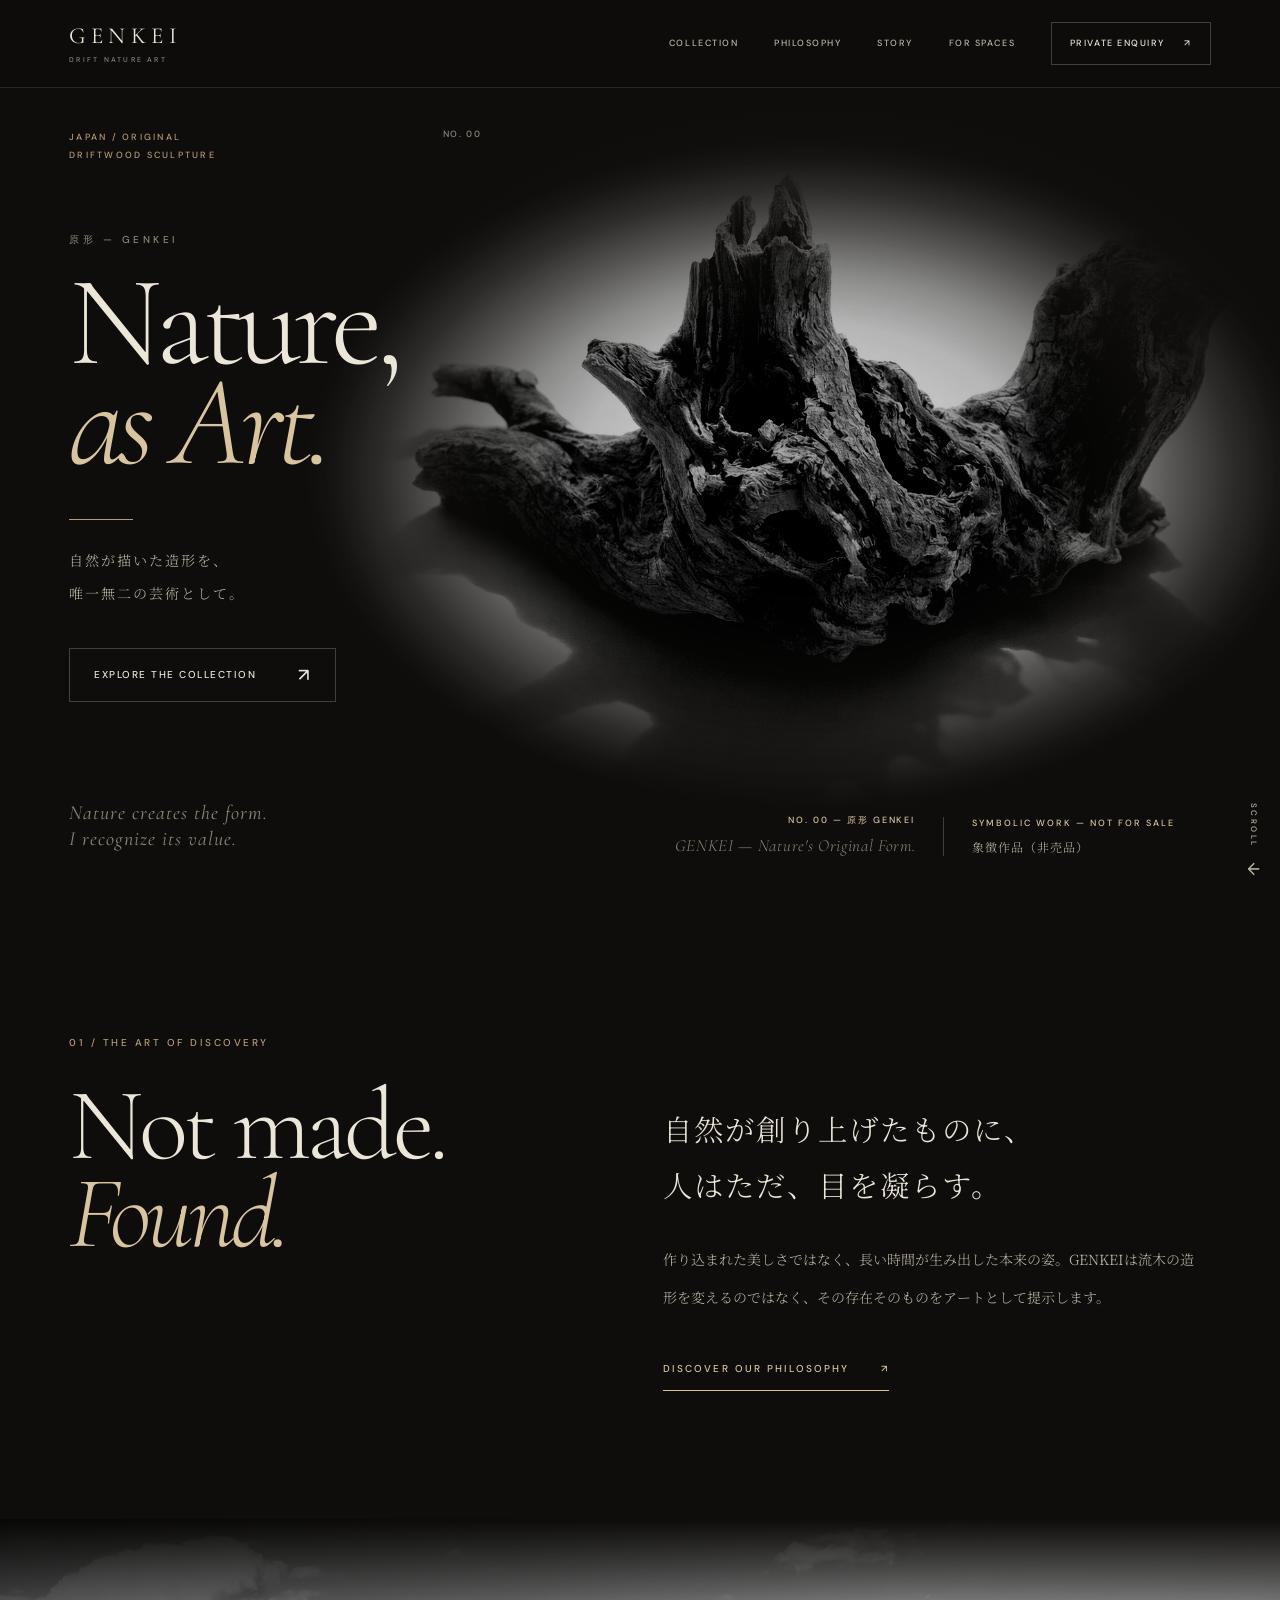
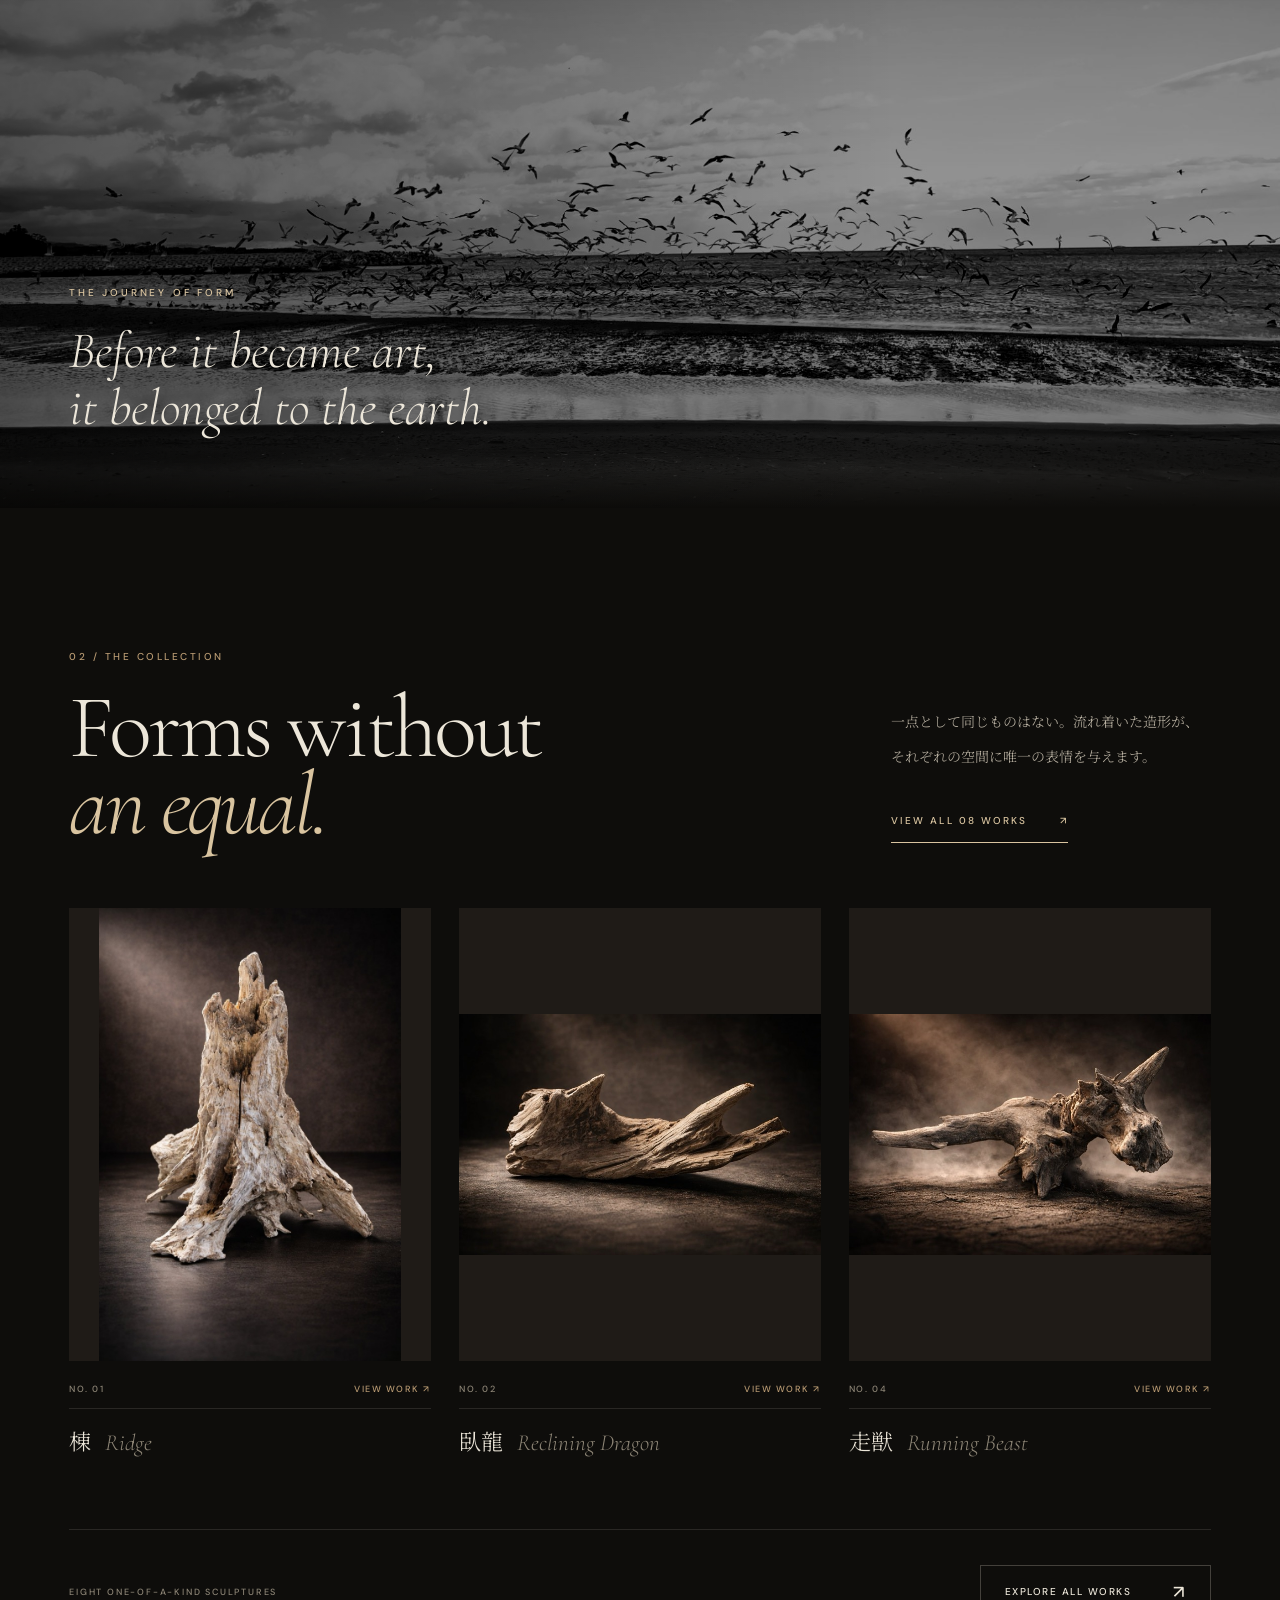
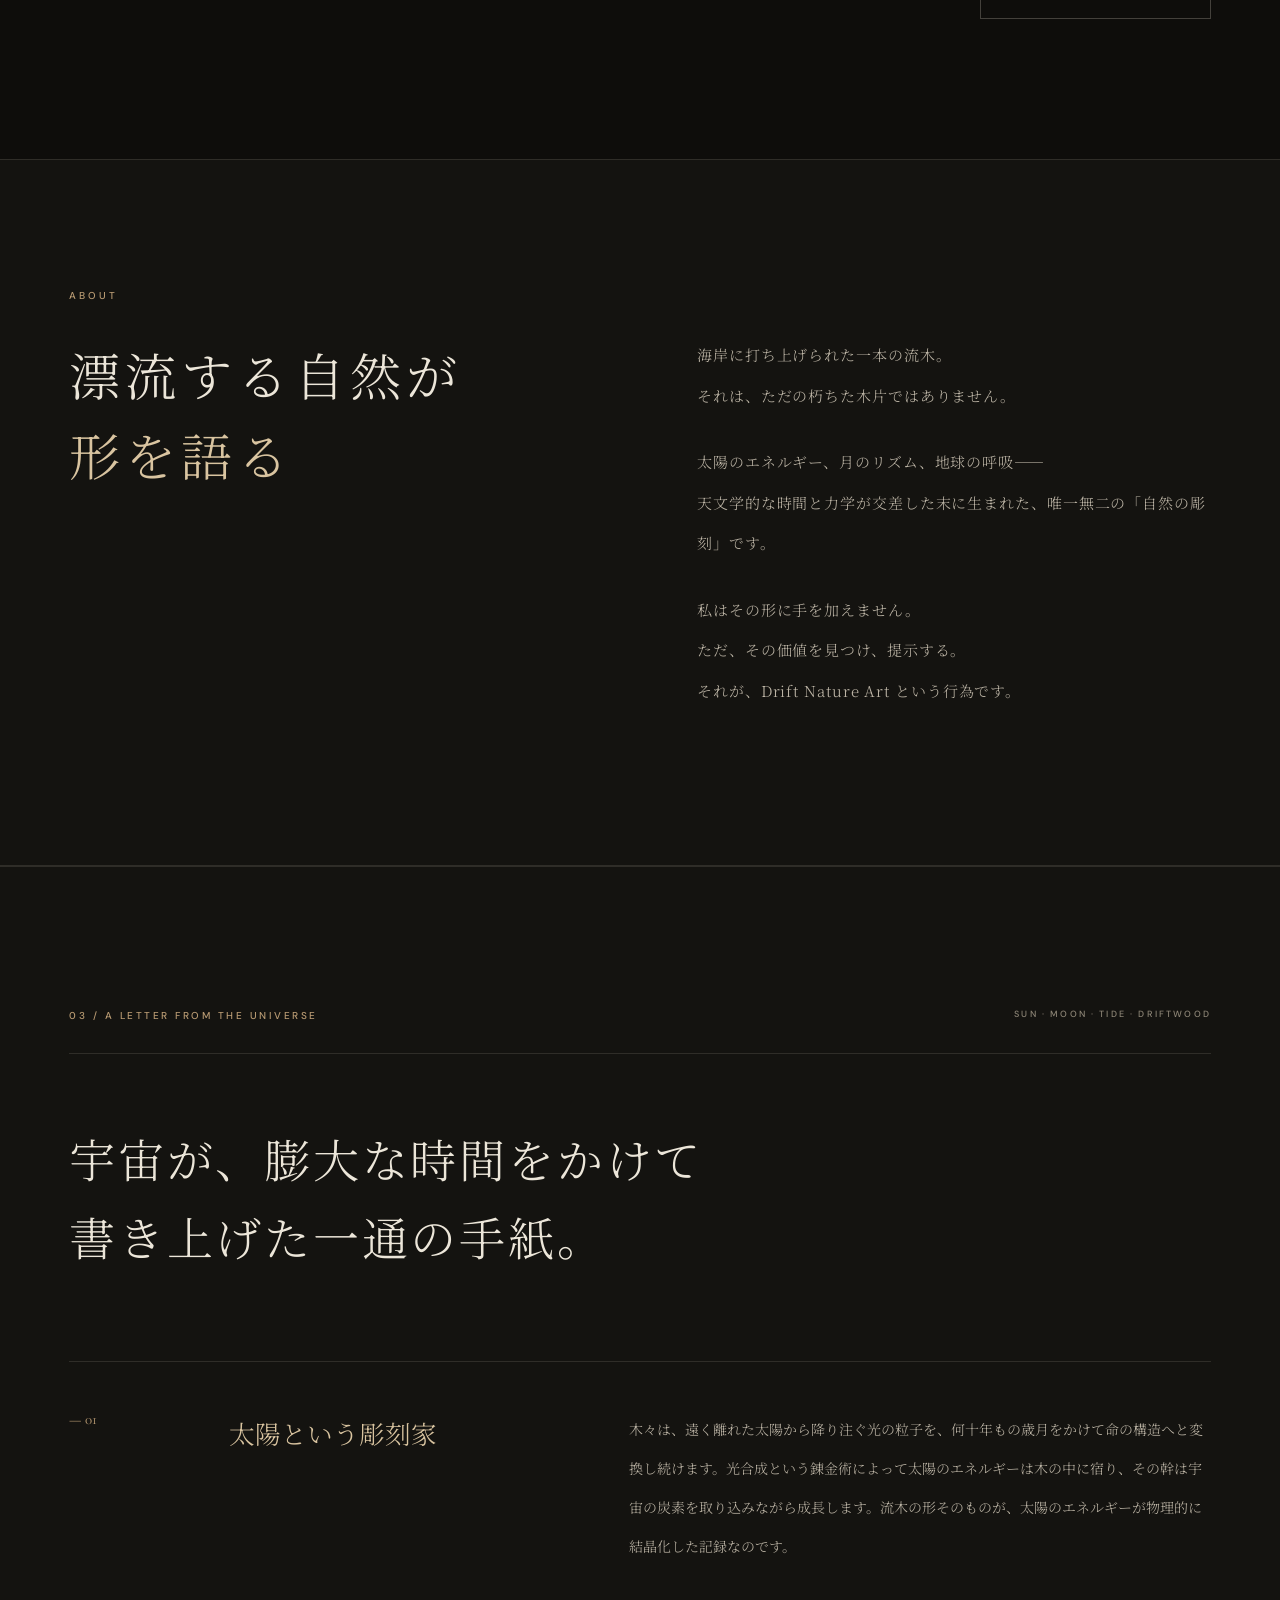
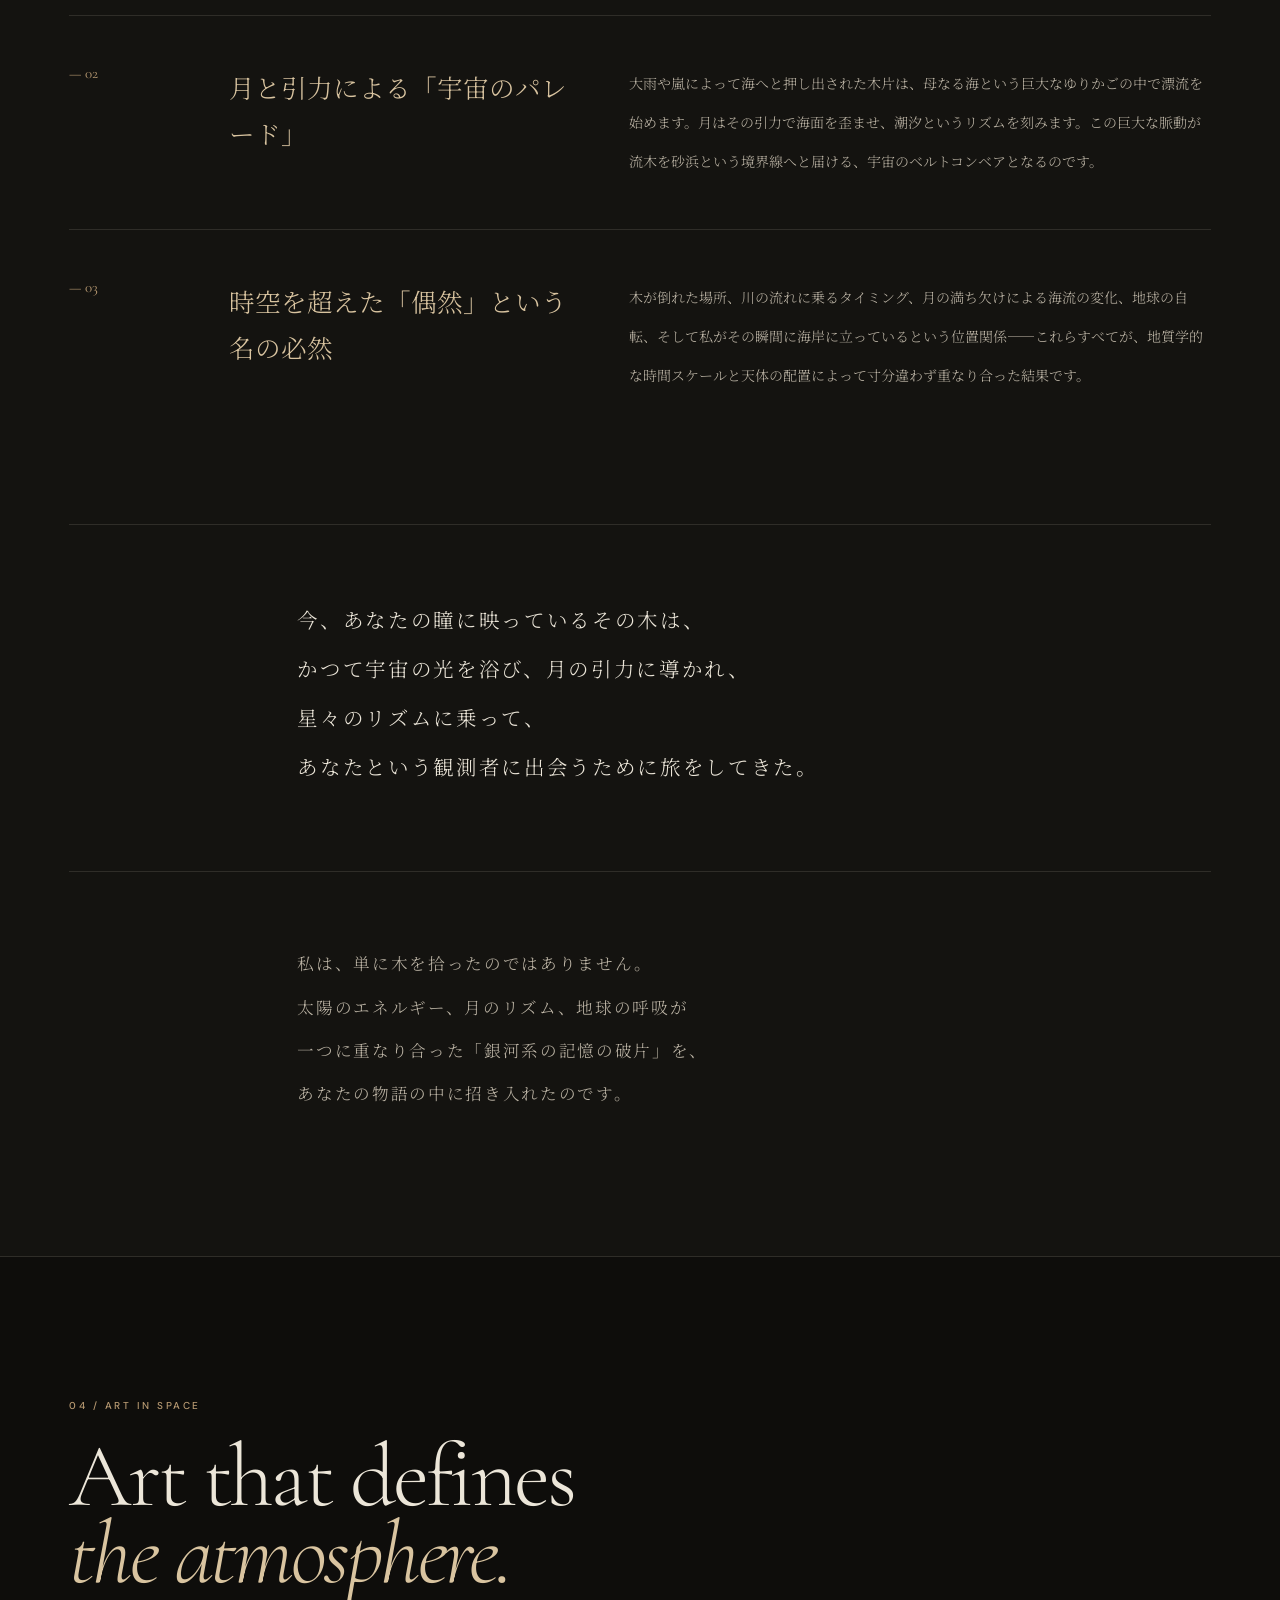
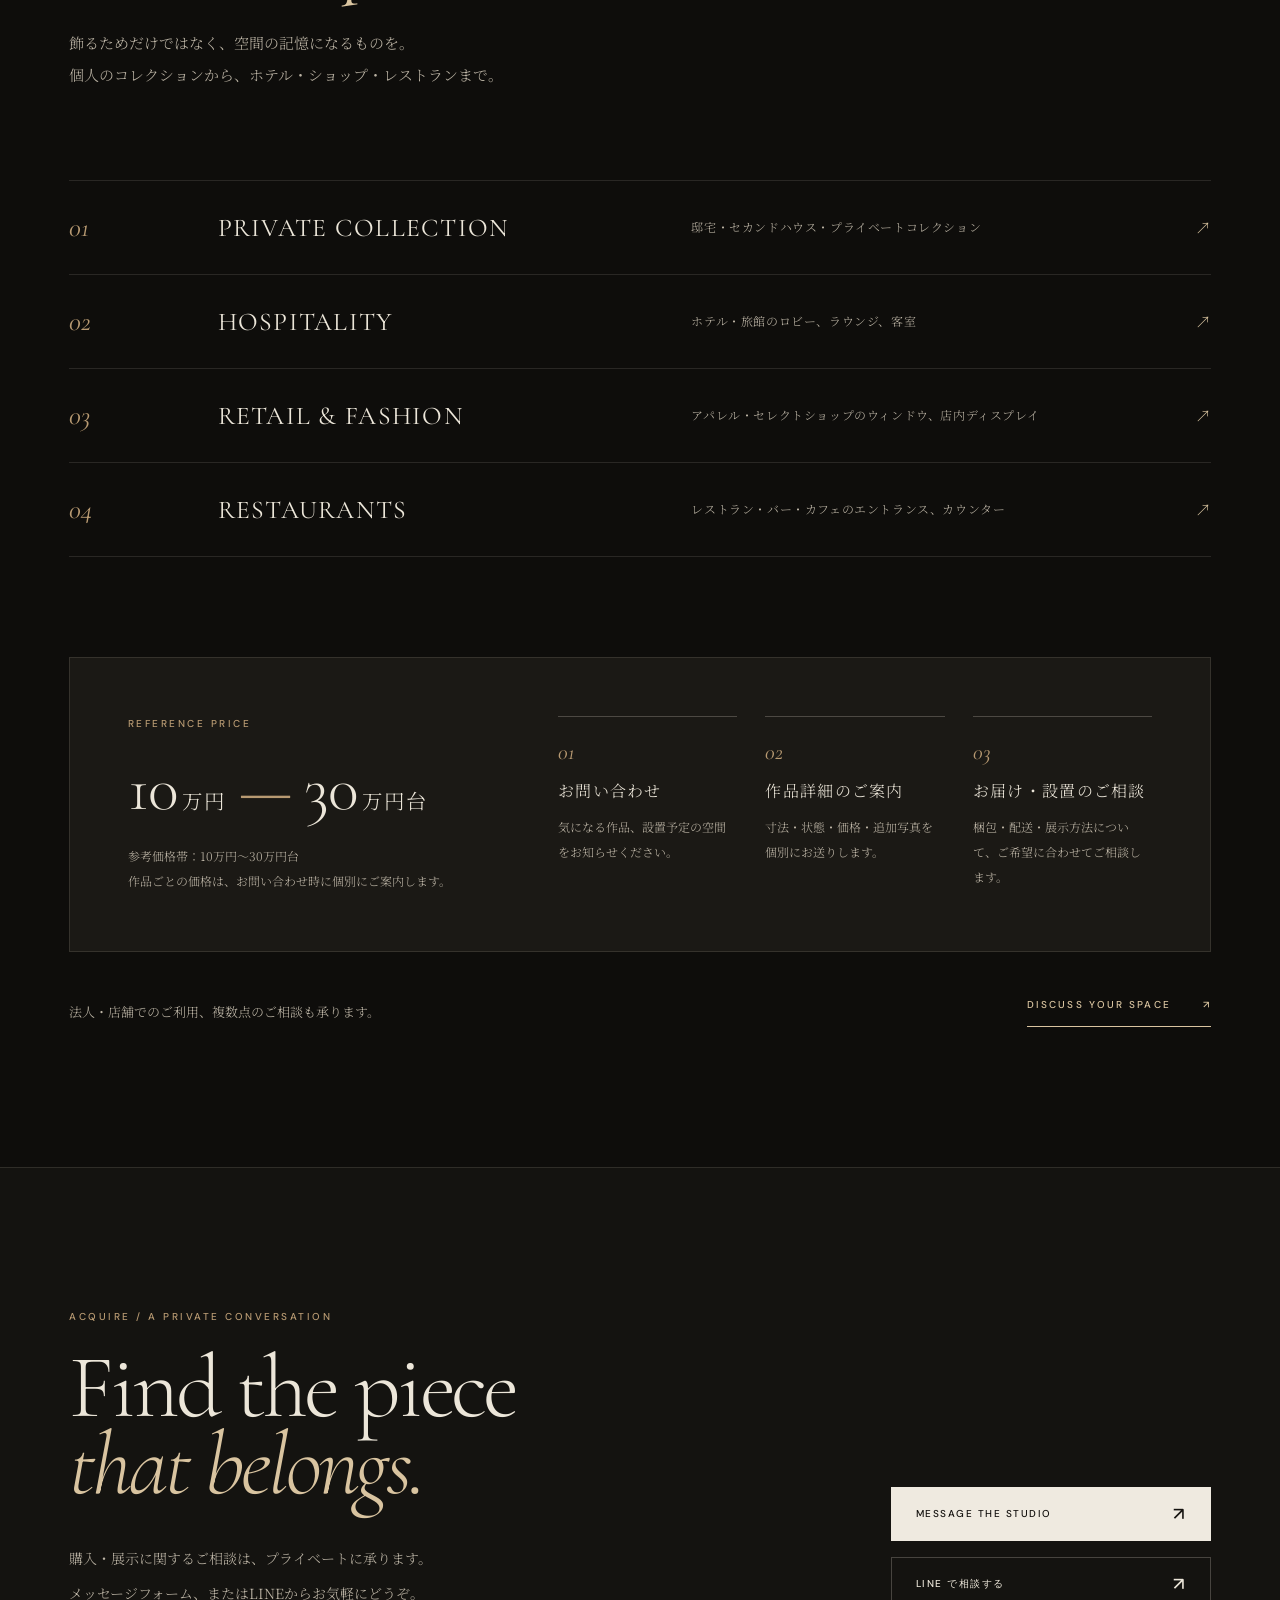
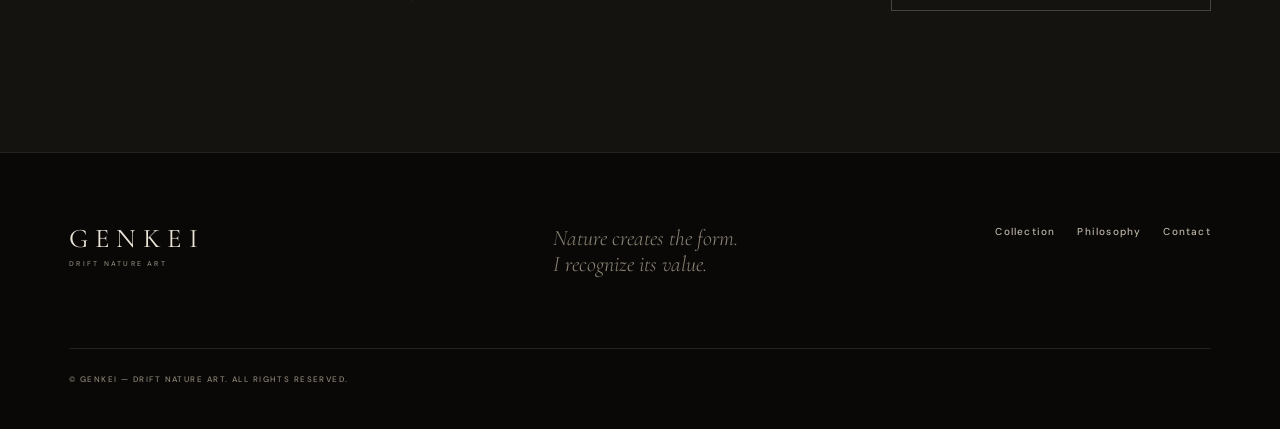
<file: index.html>
<!doctype html>
<html lang="ja" data-genkei-v2="luxury-editorial">
<head>
<meta charset="utf-8"><meta name="viewport" content="width=device-width,initial-scale=1">
<script>try{if(!sessionStorage.getItem('genkei-intro')&&!matchMedia('(prefers-reduced-motion: reduce)').matches)document.documentElement.classList.add('has-intro')}catch(e){}</script>
<title>GENKEI — Nature, as Art. | Drift Nature Art</title>
<meta name="description" content="GENKEI（原形）。自然が生んだ唯一無二の流木彫刻。プライベートコレクションから、ホテル・アパレルショップ・レストランなどの空間へ。">
<meta name="theme-color" content="#0e0d0b">
<meta property="og:type" content="website"><meta property="og:title" content="GENKEI — Nature, as Art."><meta property="og:description" content="One-of-a-kind sculptures shaped by nature. 原形 — Drift Nature Art."><meta property="og:image" content="assets/featured-genkei.jpg">
<link rel="preconnect" href="https://fonts.googleapis.com"><link rel="preconnect" href="https://fonts.gstatic.com" crossorigin>
<link href="https://fonts.googleapis.com/css2?family=Cormorant+Garamond:ital,wght@0,300;0,400;1,300;1,400&family=DM+Sans:wght@400;500&family=Noto+Serif+JP:wght@300;400&display=swap" rel="stylesheet">
<link rel="stylesheet" href="luxury.css"><script src="site.js" defer></script>
</head>
<body data-page="home">
<div class="intro" aria-hidden="true"><div class="intro__inner"><span class="intro__line"></span><p class="intro__jp">原形</p><p class="intro__en">GENKEI</p><p class="intro__tag">Nature creates the form.</p></div><span class="intro__mark">DRIFT NATURE ART</span></div>
<a class="skip-link" href="#main">本文へ移動</a>
<header class="site-header" id="top"><a class="brand" href="index.html" aria-label="GENKEI トップページ">GENKEI<span>DRIFT NATURE ART</span></a>
  <button type="button" class="menu-toggle" aria-label="メニューを開く" aria-expanded="false" aria-controls="primary-navigation" data-menu-toggle><span></span><span></span></button>
  <nav class="primary-nav" id="primary-navigation" aria-label="メインナビゲーション"><a href="gallery.html">COLLECTION</a><a href="#about">PHILOSOPHY</a><a href="#story">STORY</a><a href="#spaces">FOR SPACES</a><a class="nav-cta" href="contact.html" data-open-inquiry>PRIVATE ENQUIRY <span aria-hidden="true">↗</span></a></nav>
</header>
<main id="main">
  <section class="hero" aria-labelledby="hero-title">
    <div class="hero-copy"><div class="hero-topline"><span class="eyebrow">JAPAN / ORIGINAL DRIFTWOOD SCULPTURE</span><span class="edition-mark">NO. 00</span></div>
      <div class="hero-copy__center"><p class="overline">原形 — GENKEI</p><h1 id="hero-title">Nature,<br><em>as Art.</em></h1>
        <div class="hero-rule"></div><p class="hero-jp">自然が描いた造形を、<br>唯一無二の芸術として。</p>
        <a class="button button--line" href="gallery.html">EXPLORE THE COLLECTION <span aria-hidden="true">↗</span></a>
      </div><p class="hero-endline">Nature creates the form.<br>I recognize its value.</p>
    </div>
    <div class="hero-visual"><div class="hero-visual__frame"><img src="assets/featured-genkei.jpg" alt="NO. 00「原形 GENKEI」— GENKEIの象徴作品（非売品）" srcset="assets/featured-genkei-720.jpg 720w, assets/featured-genkei.jpg 1536w" sizes="(max-width: 860px) 130vw, 75vw" width="1536" height="1024" fetchpriority="high" decoding="async"></div></div>
    <div class="hero-caption"><p><span>NO. 00 — 原形 GENKEI</span><em>GENKEI — Nature's Original Form.</em></p><p class="hero-caption__status"><span>SYMBOLIC WORK — NOT FOR SALE</span>象徴作品（非売品）</p></div>
    <a class="hero-scroll" href="#manifesto" aria-label="下へスクロール">SCROLL <span aria-hidden="true">↓</span></a>
  </section>

  <section class="manifesto content-width" id="manifesto"><span class="eyebrow">01 / THE ART OF DISCOVERY</span>
    <div class="manifesto-grid"><p class="manifesto-kicker">Not made.<br><em>Found.</em></p><div><h2>自然が創り上げたものに、<br>人はただ、目を凝らす。</h2><p>作り込まれた美しさではなく、長い時間が生み出した本来の姿。GENKEIは流木の造形を変えるのではなく、その存在そのものをアートとして提示します。</p><a class="text-link" href="#about">DISCOVER OUR PHILOSOPHY <span aria-hidden="true">↗</span></a></div></div>
  </section>

  <section class="coast-interlude" aria-label="流木を運ぶ海と自然"><img src="assets/hero-coast.jpg" alt="海辺を飛ぶ鳥たちと、流木の旅路を象徴する海岸風景" srcset="assets/hero-coast-720.jpg 720w, assets/hero-coast.jpg 2000w" sizes="100vw" width="2000" height="1500" loading="lazy" decoding="async"><div class="coast-caption"><span>THE JOURNEY OF FORM</span><p>Before it became art,<br>it belonged to the earth.</p></div></section>

  <section class="collection-preview section-pad" id="collection"><div class="content-width section-heading"><div><p class="eyebrow">02 / THE COLLECTION</p><h2>Forms without<br><em>an equal.</em></h2></div><div class="section-aside"><p>一点として同じものはない。流れ着いた造形が、それぞれの空間に唯一の表情を与えます。</p><a class="text-link" href="gallery.html">VIEW ALL 08 WORKS <span aria-hidden="true">↗</span></a></div></div>
    <div class="content-width selection-grid"><a class="selection-card" href="gallery.html#work-01">
      <span class="selection-card__photo"><img src="assets/works/01-ridge.jpg" alt="棟 — Ridge" srcset="assets/works/01-ridge-720.jpg 720w, assets/works/01-ridge.jpg 1024w" sizes="(max-width: 580px) 100vw, 33vw" width="1024" height="1536" loading="lazy" decoding="async"></span>
      <span class="selection-card__meta">NO. 01 <span>VIEW WORK ↗</span></span>
      <strong>棟 <em lang="en">Ridge</em></strong>
    </a>
<a class="selection-card" href="gallery.html#work-02">
      <span class="selection-card__photo"><img src="assets/works/02-reclining-dragon.jpg" alt="臥龍 — Reclining Dragon" srcset="assets/works/02-reclining-dragon-720.jpg 720w, assets/works/02-reclining-dragon.jpg 1536w" sizes="(max-width: 580px) 100vw, 33vw" width="1536" height="1024" loading="lazy" decoding="async"></span>
      <span class="selection-card__meta">NO. 02 <span>VIEW WORK ↗</span></span>
      <strong>臥龍 <em lang="en">Reclining Dragon</em></strong>
    </a>
<a class="selection-card" href="gallery.html#work-04">
      <span class="selection-card__photo"><img src="assets/works/04-running-beast.jpg" alt="走獣 — Running Beast" srcset="assets/works/04-running-beast-720.jpg 720w, assets/works/04-running-beast.jpg 1536w" sizes="(max-width: 580px) 100vw, 33vw" width="1536" height="1024" loading="lazy" decoding="async"></span>
      <span class="selection-card__meta">NO. 04 <span>VIEW WORK ↗</span></span>
      <strong>走獣 <em lang="en">Running Beast</em></strong>
    </a></div>
    <div class="content-width collection-foot"><span>EIGHT ONE-OF-A-KIND SCULPTURES</span><a href="gallery.html" class="button button--outline">EXPLORE ALL WORKS <span aria-hidden="true">↗</span></a></div>
  </section>

  <div class="original-philosophy" id="philosophy-original"><div class="content-width"><section id="about" class="section">
  <p class="section-label reveal">ABOUT</p>
  <div class="about-grid">
    <h2 class="about-heading reveal">
      漂流する自然が<br>
      <em>形を語る</em>
    </h2>
    <div class="about-body reveal">
      <p>海岸に打ち上げられた一本の流木。<br>それは、ただの朽ちた木片ではありません。</p>
      <p>太陽のエネルギー、月のリズム、地球の呼吸——<br>天文学的な時間と力学が交差した末に生まれた、唯一無二の「自然の彫刻」です。</p>
      <p>私はその形に手を加えません。<br>ただ、その価値を見つけ、提示する。<br>それが、Drift Nature Art という行為です。</p>
    </div>
  </div>
</section></div></div>


  <section class="story-section section-pad"><div class="content-width"><div class="story-section__head"><span class="eyebrow">03 / A LETTER FROM THE UNIVERSE</span><p>SUN · MOON · TIDE · DRIFTWOOD</p></div><section id="story" class="section">
  <p class="section-label">A LETTER FROM THE UNIVERSE</p>
  <p class="story-intro reveal">宇宙が、膨大な時間をかけて<br>書き上げた一通の手紙。</p>

  <div class="chapter">
    <div class="ch-num">— 01</div>
    <h3 class="ch-title">太陽という彫刻家</h3>
    <p class="ch-body">木々は、遠く離れた太陽から降り注ぐ光の粒子を、何十年もの歳月をかけて命の構造へと変換し続けます。光合成という錬金術によって太陽のエネルギーは木の中に宿り、その幹は宇宙の炭素を取り込みながら成長します。流木の形そのものが、太陽のエネルギーが物理的に結晶化した記録なのです。</p>
  </div>

  <div class="chapter">
    <div class="ch-num">— 02</div>
    <h3 class="ch-title">月と引力による「宇宙のパレード」</h3>
    <p class="ch-body">大雨や嵐によって海へと押し出された木片は、母なる海という巨大なゆりかごの中で漂流を始めます。月はその引力で海面を歪ませ、潮汐というリズムを刻みます。この巨大な脈動が流木を砂浜という境界線へと届ける、宇宙のベルトコンベアとなるのです。</p>
  </div>

  <div class="chapter">
    <div class="ch-num">— 03</div>
    <h3 class="ch-title">時空を超えた「偶然」という名の必然</h3>
    <p class="ch-body">木が倒れた場所、川の流れに乗るタイミング、月の満ち欠けによる海流の変化、地球の自転、そして私がその瞬間に海岸に立っているという位置関係——これらすべてが、地質学的な時間スケールと天体の配置によって寸分違わず重なり合った結果です。</p>
  </div>

  <div class="pull-quote">
    <blockquote>
      今、あなたの瞳に映っているその木は、<br>
      かつて宇宙の光を浴び、月の引力に導かれ、<br>
      星々のリズムに乗って、<br>
      あなたという観測者に出会うために旅をしてきた。
    </blockquote>
  </div>
</section><div class="closing-story"><p class="cta-text">私は、単に木を拾ったのではありません。<br>太陽のエネルギー、月のリズム、地球の呼吸が<br>一つに重なり合った「銀河系の記憶の破片」を、<br>あなたの物語の中に招き入れたのです。</p></div></div></section>

  <section class="spaces section-pad" id="spaces"><div class="content-width"><div class="spaces-head"><p class="eyebrow">04 / ART IN SPACE</p><h2>Art that defines<br><em>the atmosphere.</em></h2><p>飾るためだけではなく、空間の記憶になるものを。<br>個人のコレクションから、ホテル・ショップ・レストランまで。</p></div>
    <ul class="space-list">
      <li><a href="contact.html" data-open-inquiry data-interest="住宅・個人コレクション"><span>01</span><h3>PRIVATE COLLECTION</h3><p>邸宅・セカンドハウス・プライベートコレクション</p><i aria-hidden="true">↗</i></a></li>
      <li><a href="contact.html" data-open-inquiry data-interest="ホテル・宿泊施設への導入"><span>02</span><h3>HOSPITALITY</h3><p>ホテル・旅館のロビー、ラウンジ、客室</p><i aria-hidden="true">↗</i></a></li>
      <li><a href="contact.html" data-open-inquiry data-interest="アパレル・ショップへの導入"><span>03</span><h3>RETAIL &amp; FASHION</h3><p>アパレル・セレクトショップのウィンドウ、店内ディスプレイ</p><i aria-hidden="true">↗</i></a></li>
      <li><a href="contact.html" data-open-inquiry data-interest="飲食店への導入"><span>04</span><h3>RESTAURANTS</h3><p>レストラン・バー・カフェのエントランス、カウンター</p><i aria-hidden="true">↗</i></a></li>
    </ul>
    <div class="acquire">
      <div class="acquire__price"><p class="eyebrow">REFERENCE PRICE</p><p class="acquire__range" aria-hidden="true">10<small>万円</small><span>—</span>30<small>万円台</small></p><p class="acquire__note">参考価格帯：10万円〜30万円台<br>作品ごとの価格は、お問い合わせ時に個別にご案内します。</p></div>
      <ol class="acquire__steps">
        <li><span>01</span><h3>お問い合わせ</h3><p>気になる作品、設置予定の空間をお知らせください。</p></li>
        <li><span>02</span><h3>作品詳細のご案内</h3><p>寸法・状態・価格・追加写真を個別にお送りします。</p></li>
        <li><span>03</span><h3>お届け・設置のご相談</h3><p>梱包・配送・展示方法について、ご希望に合わせてご相談します。</p></li>
      </ol>
    </div>
    <div class="spaces-bottom"><p>法人・店舗でのご利用、複数点のご相談も承ります。</p><a href="contact.html" data-open-inquiry class="text-link">DISCUSS YOUR SPACE <span aria-hidden="true">↗</span></a></div>
  </div></section>

  <section class="closing-cta section-pad"><div class="content-width closing-grid"><div><p class="eyebrow">ACQUIRE / A PRIVATE CONVERSATION</p><h2>Find the piece<br><em>that belongs.</em></h2><p>購入・展示に関するご相談は、プライベートに承ります。<br>メッセージフォーム、またはLINEからお気軽にどうぞ。</p></div><div class="closing-actions"><a class="button button--light" href="contact.html" data-open-inquiry>MESSAGE THE STUDIO <span aria-hidden="true">↗</span></a><a class="button button--line" href="https://line.me/R/ti/p/@584rrdvx" target="_blank" rel="noopener noreferrer">LINE で相談する <span aria-hidden="true">↗</span></a></div></div></section>
</main>
<footer class="site-footer"><div class="content-width footer-grid"><a class="footer-brand" href="index.html">GENKEI<span>DRIFT NATURE ART</span></a><p>Nature creates the form.<br>I recognize its value.</p><nav aria-label="フッターナビゲーション"><a href="gallery.html">Collection</a><a href="#about">Philosophy</a><a href="contact.html">Contact</a></nav><span class="copyright">© GENKEI — Drift Nature Art. All rights reserved.</span></div></footer>
<dialog id="inquiry-dialog" class="inquiry-dialog" aria-labelledby="inquiry-title" aria-describedby="inquiry-intro">
  <div class="dialog-top"><span class="eyebrow">PRIVATE ENQUIRY / お問い合わせ</span><button class="dialog-close" type="button" data-close-inquiry aria-label="閉じる">×</button></div>
  <h2 id="inquiry-title">Begin a conversation<span>作品との出会いについて</span></h2>
  <p id="inquiry-intro" class="dialog-intro">作品のご購入、ホテル・店舗・飲食店での展示など、お気軽にご相談ください。</p>
  <form id="inquiry-form" novalidate>
    <div class="field-grid">
      <label>お名前 <span>NAME *</span><input name="name" type="text" autocomplete="name" maxlength="100" required placeholder="お名前"></label>
      <label>ご返信先メールアドレス <span>YOUR EMAIL *</span><input name="email" type="email" autocomplete="email" maxlength="254" required placeholder="you@example.com"></label>
    </div>
    <div class="field-grid">
      <label>ご相談内容 <span>INTEREST</span><select name="interest">
        <option value="作品の購入相談">作品の購入</option>
        <option value="住宅・個人コレクション">住宅・個人コレクション</option>
        <option value="ホテル・宿泊施設への導入">ホテル・宿泊施設</option>
        <option value="アパレル・ショップへの導入">アパレル・ショップ</option>
        <option value="飲食店への導入">飲食店</option>
        <option value="取材・コラボレーション">取材・コラボレーション</option>
        <option value="その他">その他</option>
      </select></label>
      <label>作品 <span>ARTWORK</span><select name="work"><option value="">未定 / 相談して決めたい</option><option value="01">No. 01 — 棟 / Ridge</option>
<option value="02">No. 02 — 臥龍 / Reclining Dragon</option>
<option value="03">No. 03 — 柱 / Pillar</option>
<option value="04">No. 04 — 走獣 / Running Beast</option>
<option value="05">No. 05 — 翼 / Wing</option>
<option value="06">No. 06 — 幹 / Trunk</option>
<option value="07">No. 07 — 弓 / Arc</option>
<option value="08">No. 08 — 枝 / Branch</option></select></label>
    </div>
    <label>メッセージ <span>MESSAGE *</span><textarea name="message" rows="4" maxlength="5000" required placeholder="ご希望の作品、設置予定の空間、時期などをお知らせください。"></textarea></label>
    <input class="hp-field" type="text" name="_gotcha" tabindex="-1" autocomplete="off" aria-hidden="true">
    <p class="form-notice" data-notice-mail>送信ボタンを押すと、入力内容を引き継いだメールアプリが開きます。メールアプリで送信すると完了です。</p>
    <p class="form-notice" data-notice-direct hidden>送信ボタンを押すと、このページから直接送信されます。</p>
    <p id="inquiry-status" class="form-status" role="status" aria-live="polite"></p>
    <button class="button button--light form-submit" type="submit"><span data-label-mail>メールアプリで送信</span><span data-label-direct hidden>送信する</span> <span aria-hidden="true">↗</span></button>
  </form>
</dialog>

</body>
</html>
</file>
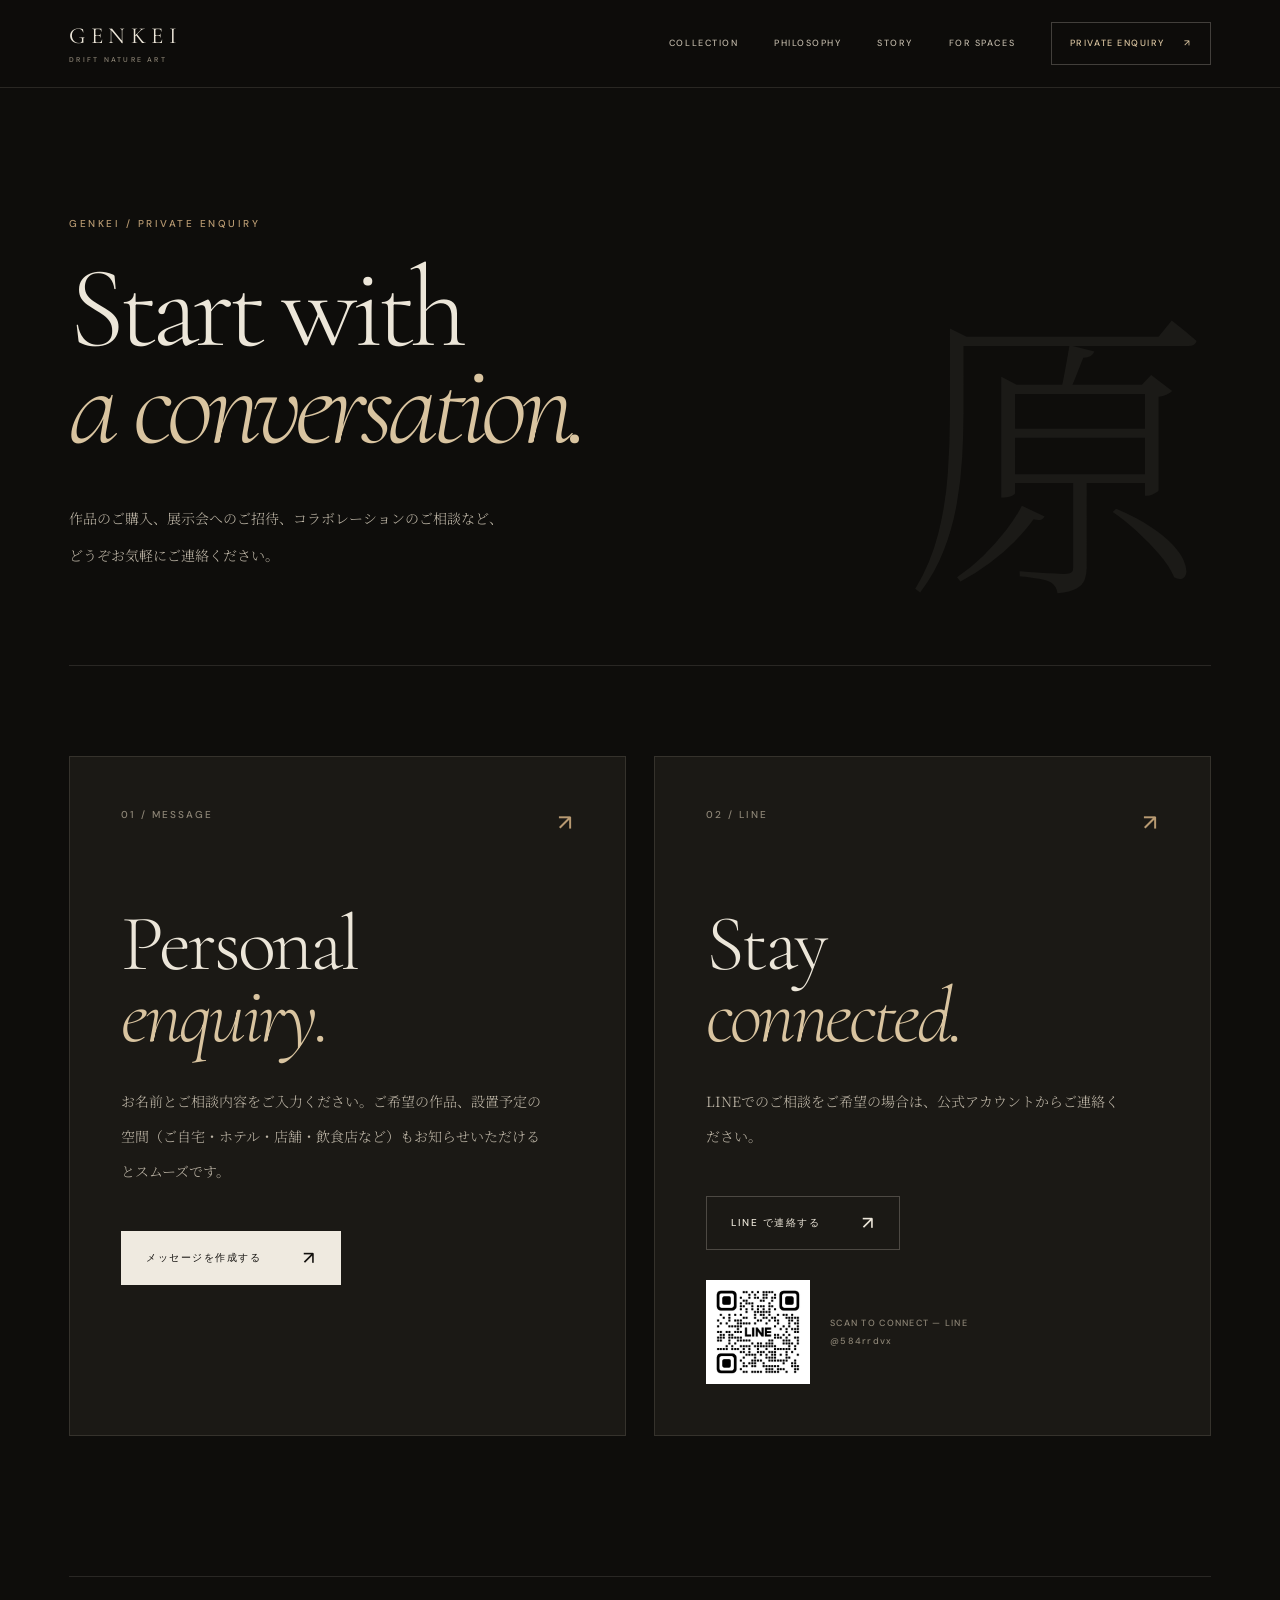
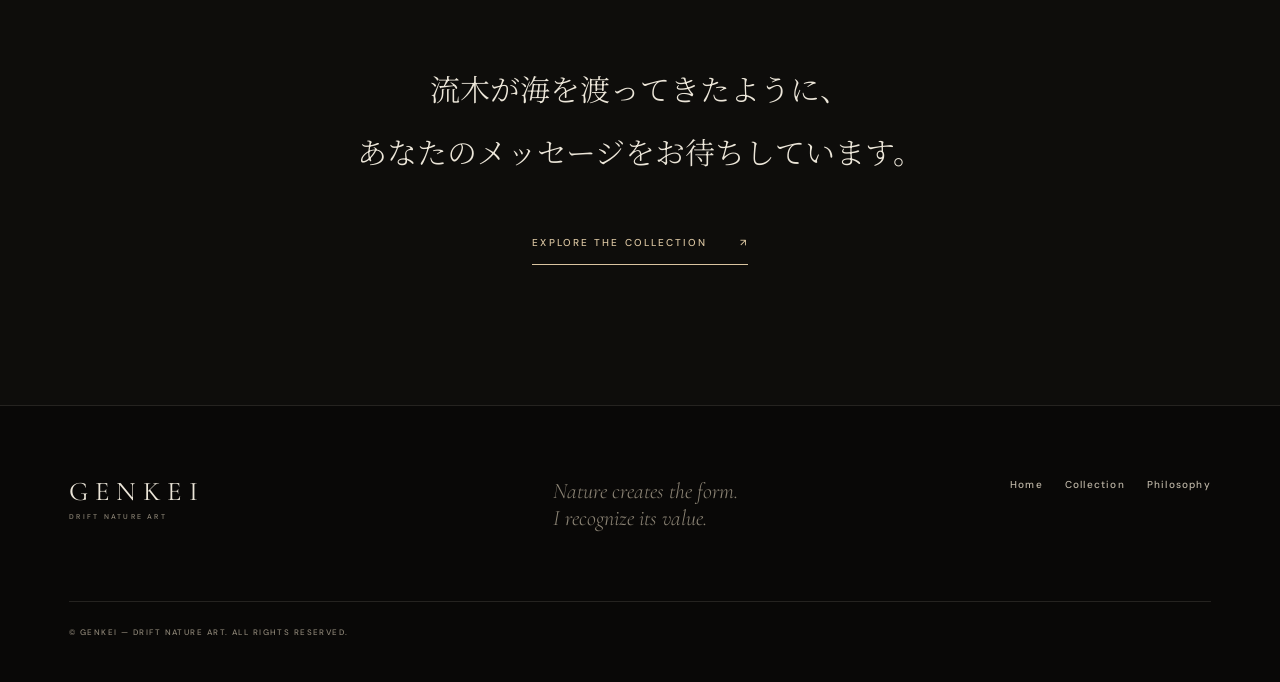
<file: contact.html>
<!doctype html><html lang="ja" data-genkei-v2="luxury-editorial"><head><meta charset="utf-8"><meta name="viewport" content="width=device-width,initial-scale=1"><title>Private Enquiry — GENKEI | Drift Nature Art</title><meta name="description" content="GENKEIの流木アート作品のご購入、ホテル・ショップ・レストランへの導入、コラボレーションのご相談。メッセージフォームまたはLINEから。"><meta name="theme-color" content="#0e0d0b">
<link rel="preconnect" href="https://fonts.googleapis.com"><link rel="preconnect" href="https://fonts.gstatic.com" crossorigin><link href="https://fonts.googleapis.com/css2?family=Cormorant+Garamond:ital,wght@0,300;0,400;1,300;1,400&family=DM+Sans:wght@400;500&family=Noto+Serif+JP:wght@300;400&display=swap" rel="stylesheet"><link rel="stylesheet" href="luxury.css"><script src="site.js" defer></script></head>
<body data-page="contact"><a class="skip-link" href="#main">本文へ移動</a>
<header class="site-header"><a class="brand" href="index.html" aria-label="GENKEI トップページ">GENKEI<span>DRIFT NATURE ART</span></a><button type="button" class="menu-toggle" aria-label="メニューを開く" aria-expanded="false" aria-controls="primary-navigation" data-menu-toggle><span></span><span></span></button><nav class="primary-nav" id="primary-navigation" aria-label="メインナビゲーション"><a href="gallery.html">COLLECTION</a><a href="index.html#about">PHILOSOPHY</a><a href="index.html#story">STORY</a><a href="index.html#spaces">FOR SPACES</a><a class="nav-cta" href="contact.html" aria-current="page" data-open-inquiry>PRIVATE ENQUIRY <span aria-hidden="true">↗</span></a></nav></header>
<main id="main"><section class="contact-hero content-width"><div><p class="eyebrow">GENKEI / PRIVATE ENQUIRY</p><h1>Start with<br><em>a conversation.</em></h1><p>作品のご購入、展示会へのご招待、コラボレーションのご相談など、<br>どうぞお気軽にご連絡ください。</p></div><div class="contact-symbol" aria-hidden="true">原</div></section>
<section class="contact-options content-width" aria-label="お問い合わせ方法"><article class="contact-method"><div class="contact-method__top"><span>01 / MESSAGE</span><span class="small-arrow" aria-hidden="true">↗</span></div><h2>Personal<br><em>enquiry.</em></h2><p>お名前とご相談内容をご入力ください。ご希望の作品、設置予定の空間（ご自宅・ホテル・店舗・飲食店など）もお知らせいただけるとスムーズです。</p><a href="contact.html" data-open-inquiry class="button button--light">メッセージを作成する <span aria-hidden="true">↗</span></a></article>
<article class="contact-method contact-method--line"><div class="contact-method__top"><span>02 / LINE</span><span class="small-arrow" aria-hidden="true">↗</span></div><h2>Stay<br><em>connected.</em></h2><p>LINEでのご相談をご希望の場合は、公式アカウントからご連絡ください。</p><a class="button button--line" href="https://line.me/R/ti/p/@584rrdvx" rel="noopener noreferrer" target="_blank">LINE で連絡する <span aria-hidden="true">↗</span></a><div class="qr-note"><img src="assets/line-qr.jpg" alt="GENKEI公式LINEを追加するQRコード" width="540" height="540" loading="lazy" decoding="async"><span>SCAN TO CONNECT — LINE<br>@584rrdvx</span></div></article></section>
<section class="contact-footnote content-width"><p>流木が海を渡ってきたように、<br>あなたのメッセージをお待ちしています。</p><a class="text-link" href="gallery.html">EXPLORE THE COLLECTION <span aria-hidden="true">↗</span></a></section></main>
<footer class="site-footer"><div class="content-width footer-grid"><a class="footer-brand" href="index.html">GENKEI<span>DRIFT NATURE ART</span></a><p>Nature creates the form.<br>I recognize its value.</p><nav aria-label="フッターナビゲーション"><a href="index.html">Home</a><a href="gallery.html">Collection</a><a href="index.html#about">Philosophy</a></nav><span class="copyright">© GENKEI — Drift Nature Art. All rights reserved.</span></div></footer><dialog id="inquiry-dialog" class="inquiry-dialog" aria-labelledby="inquiry-title" aria-describedby="inquiry-intro">
  <div class="dialog-top"><span class="eyebrow">PRIVATE ENQUIRY / お問い合わせ</span><button class="dialog-close" type="button" data-close-inquiry aria-label="閉じる">×</button></div>
  <h2 id="inquiry-title">Begin a conversation<span>作品との出会いについて</span></h2>
  <p id="inquiry-intro" class="dialog-intro">作品のご購入、ホテル・店舗・飲食店での展示など、お気軽にご相談ください。</p>
  <form id="inquiry-form" novalidate>
    <div class="field-grid">
      <label>お名前 <span>NAME *</span><input name="name" type="text" autocomplete="name" maxlength="100" required placeholder="お名前"></label>
      <label>ご返信先メールアドレス <span>YOUR EMAIL *</span><input name="email" type="email" autocomplete="email" maxlength="254" required placeholder="you@example.com"></label>
    </div>
    <div class="field-grid">
      <label>ご相談内容 <span>INTEREST</span><select name="interest">
        <option value="作品の購入相談">作品の購入</option>
        <option value="住宅・個人コレクション">住宅・個人コレクション</option>
        <option value="ホテル・宿泊施設への導入">ホテル・宿泊施設</option>
        <option value="アパレル・ショップへの導入">アパレル・ショップ</option>
        <option value="飲食店への導入">飲食店</option>
        <option value="取材・コラボレーション">取材・コラボレーション</option>
        <option value="その他">その他</option>
      </select></label>
      <label>作品 <span>ARTWORK</span><select name="work"><option value="">未定 / 相談して決めたい</option><option value="01">No. 01 — 棟 / Ridge</option>
<option value="02">No. 02 — 臥龍 / Reclining Dragon</option>
<option value="03">No. 03 — 柱 / Pillar</option>
<option value="04">No. 04 — 走獣 / Running Beast</option>
<option value="05">No. 05 — 翼 / Wing</option>
<option value="06">No. 06 — 幹 / Trunk</option>
<option value="07">No. 07 — 弓 / Arc</option>
<option value="08">No. 08 — 枝 / Branch</option></select></label>
    </div>
    <label>メッセージ <span>MESSAGE *</span><textarea name="message" rows="4" maxlength="5000" required placeholder="ご希望の作品、設置予定の空間、時期などをお知らせください。"></textarea></label>
    <input class="hp-field" type="text" name="_gotcha" tabindex="-1" autocomplete="off" aria-hidden="true">
    <p class="form-notice" data-notice-mail>送信ボタンを押すと、入力内容を引き継いだメールアプリが開きます。メールアプリで送信すると完了です。</p>
    <p class="form-notice" data-notice-direct hidden>送信ボタンを押すと、このページから直接送信されます。</p>
    <p id="inquiry-status" class="form-status" role="status" aria-live="polite"></p>
    <button class="button button--light form-submit" type="submit"><span data-label-mail>メールアプリで送信</span><span data-label-direct hidden>送信する</span> <span aria-hidden="true">↗</span></button>
  </form>
</dialog>

</body></html>
</file>
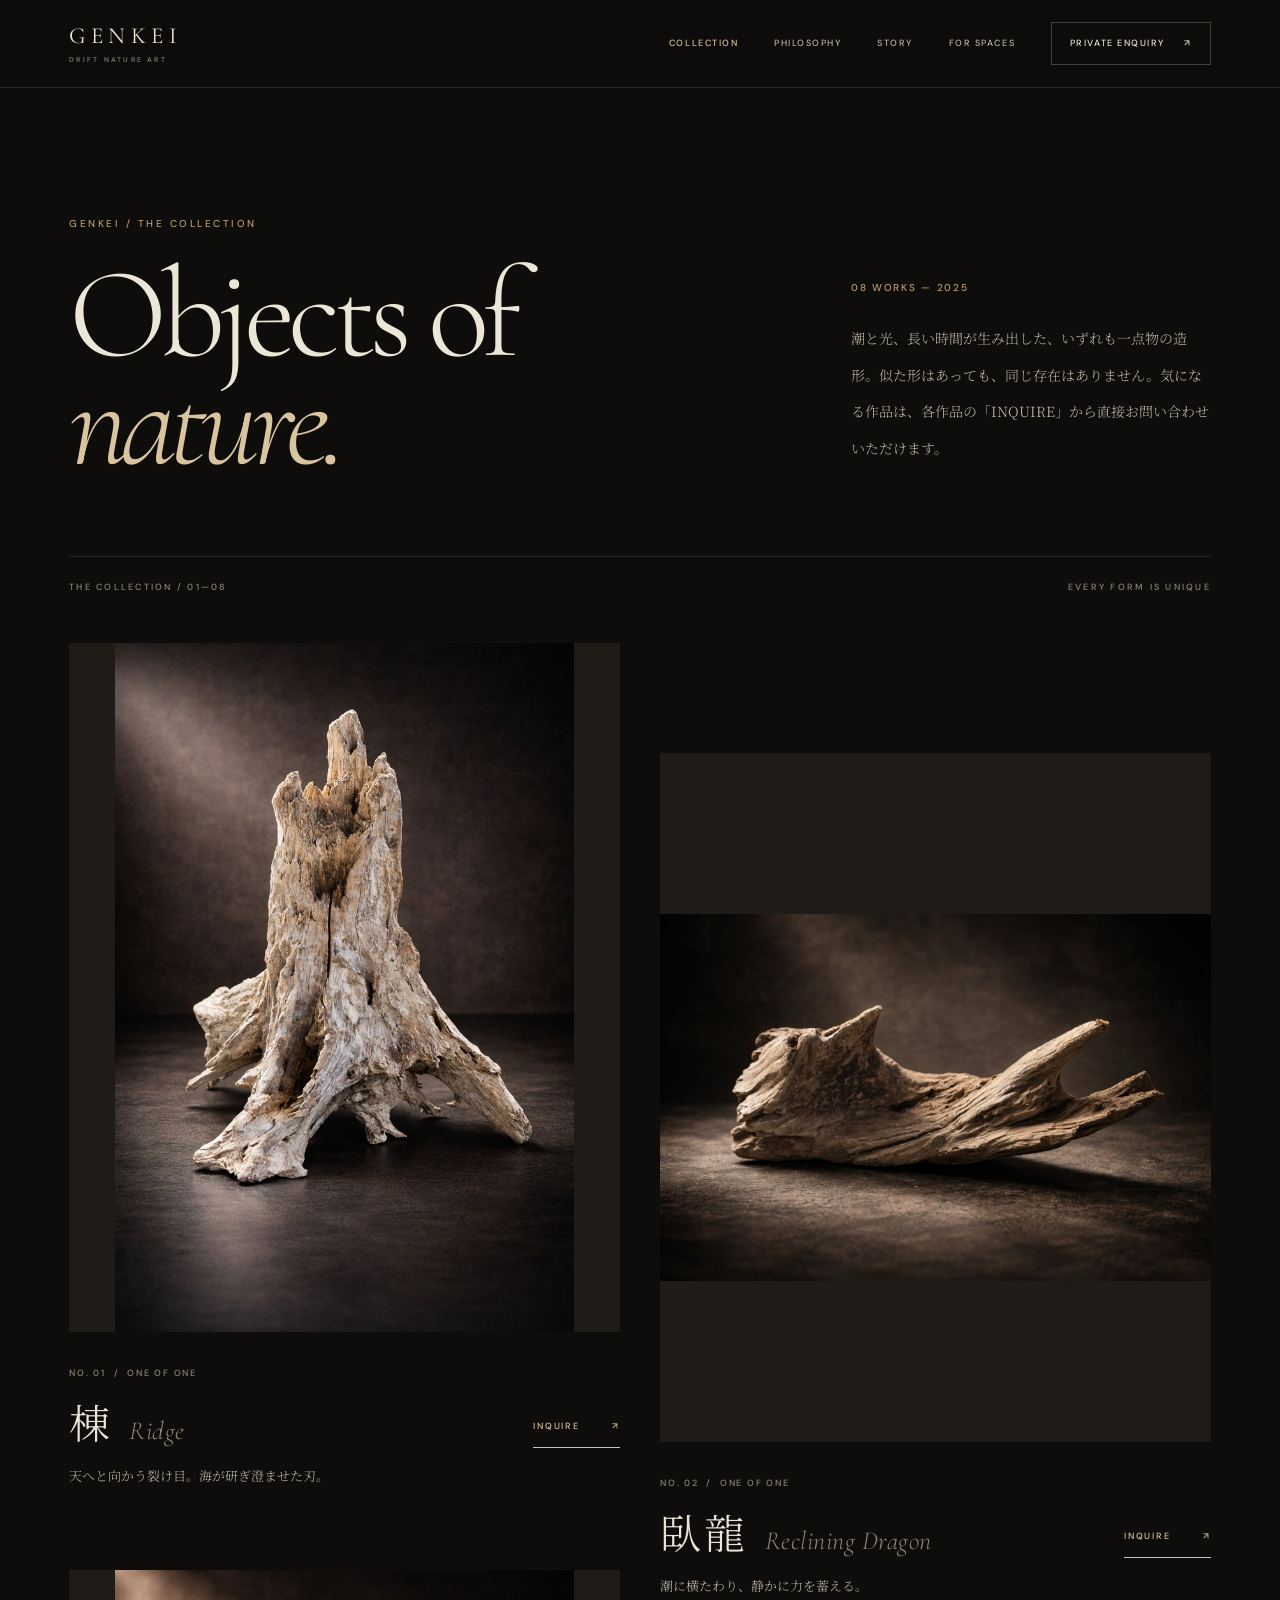
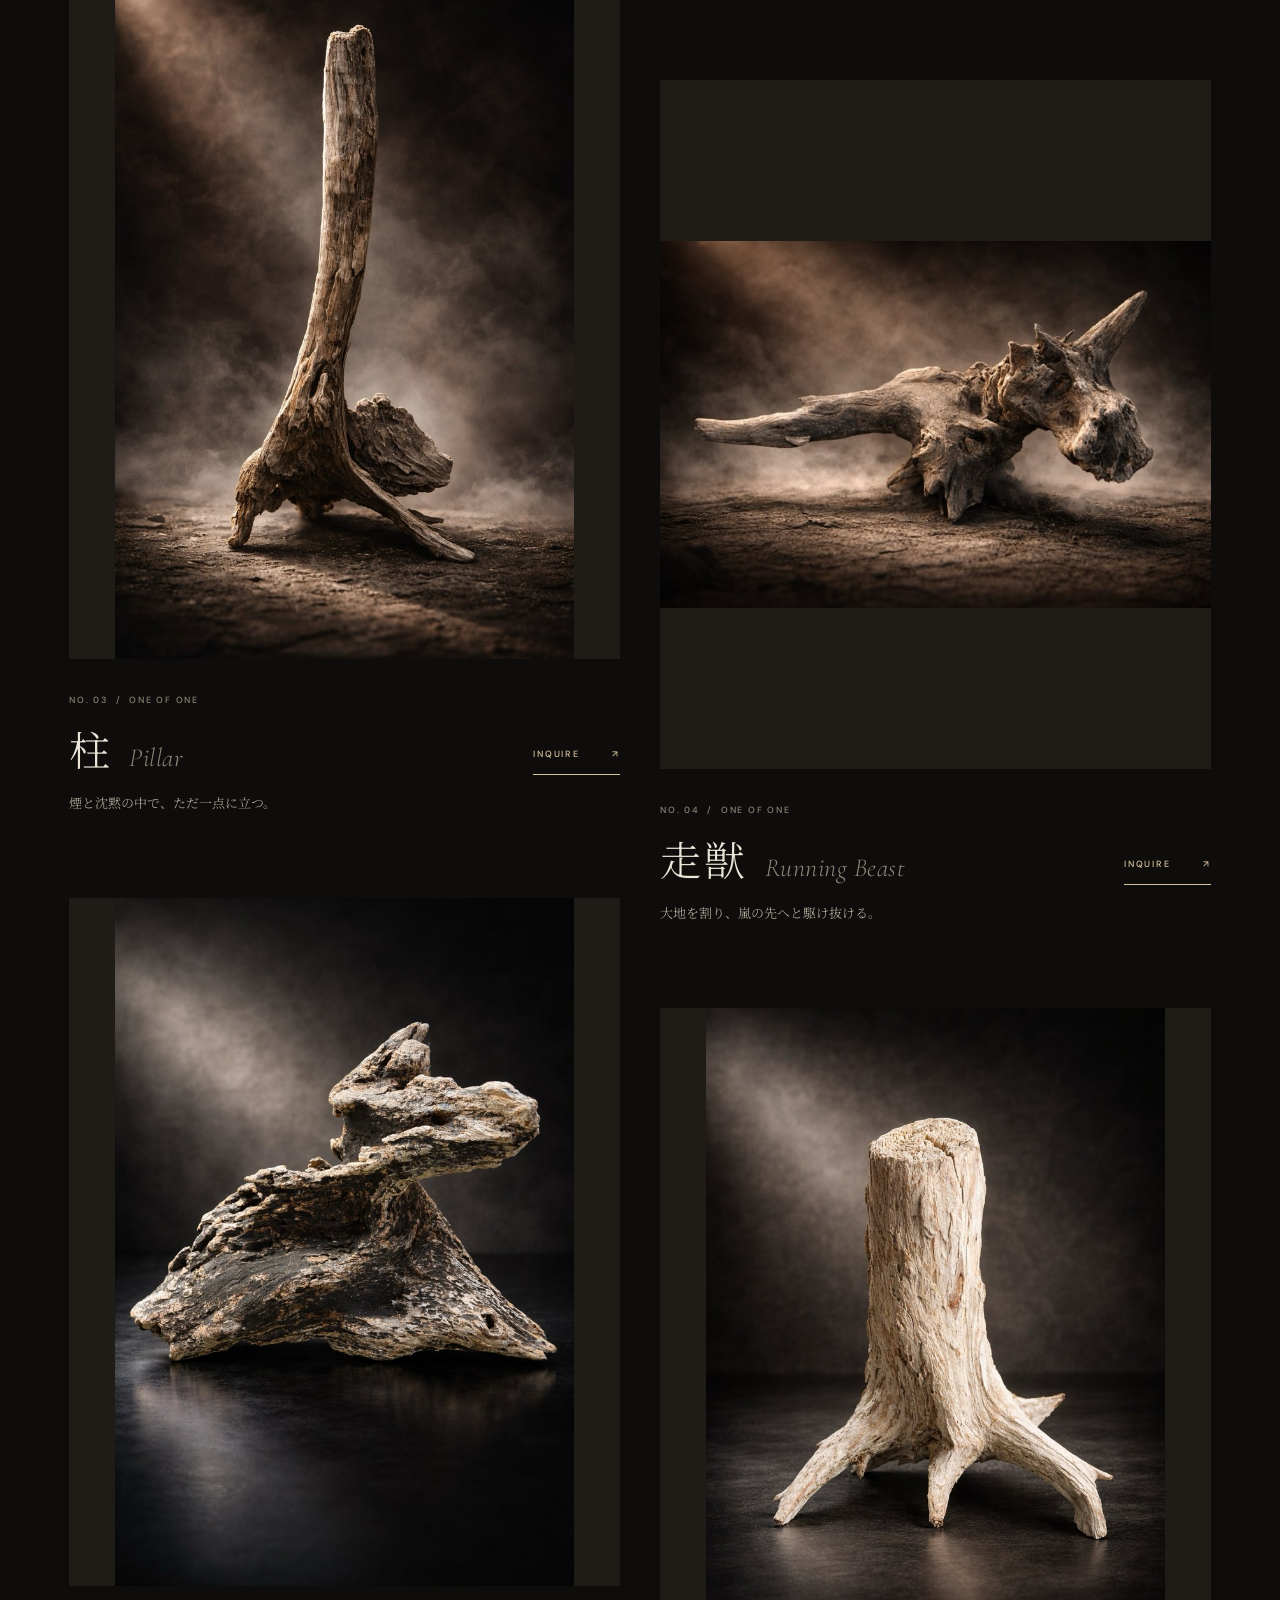
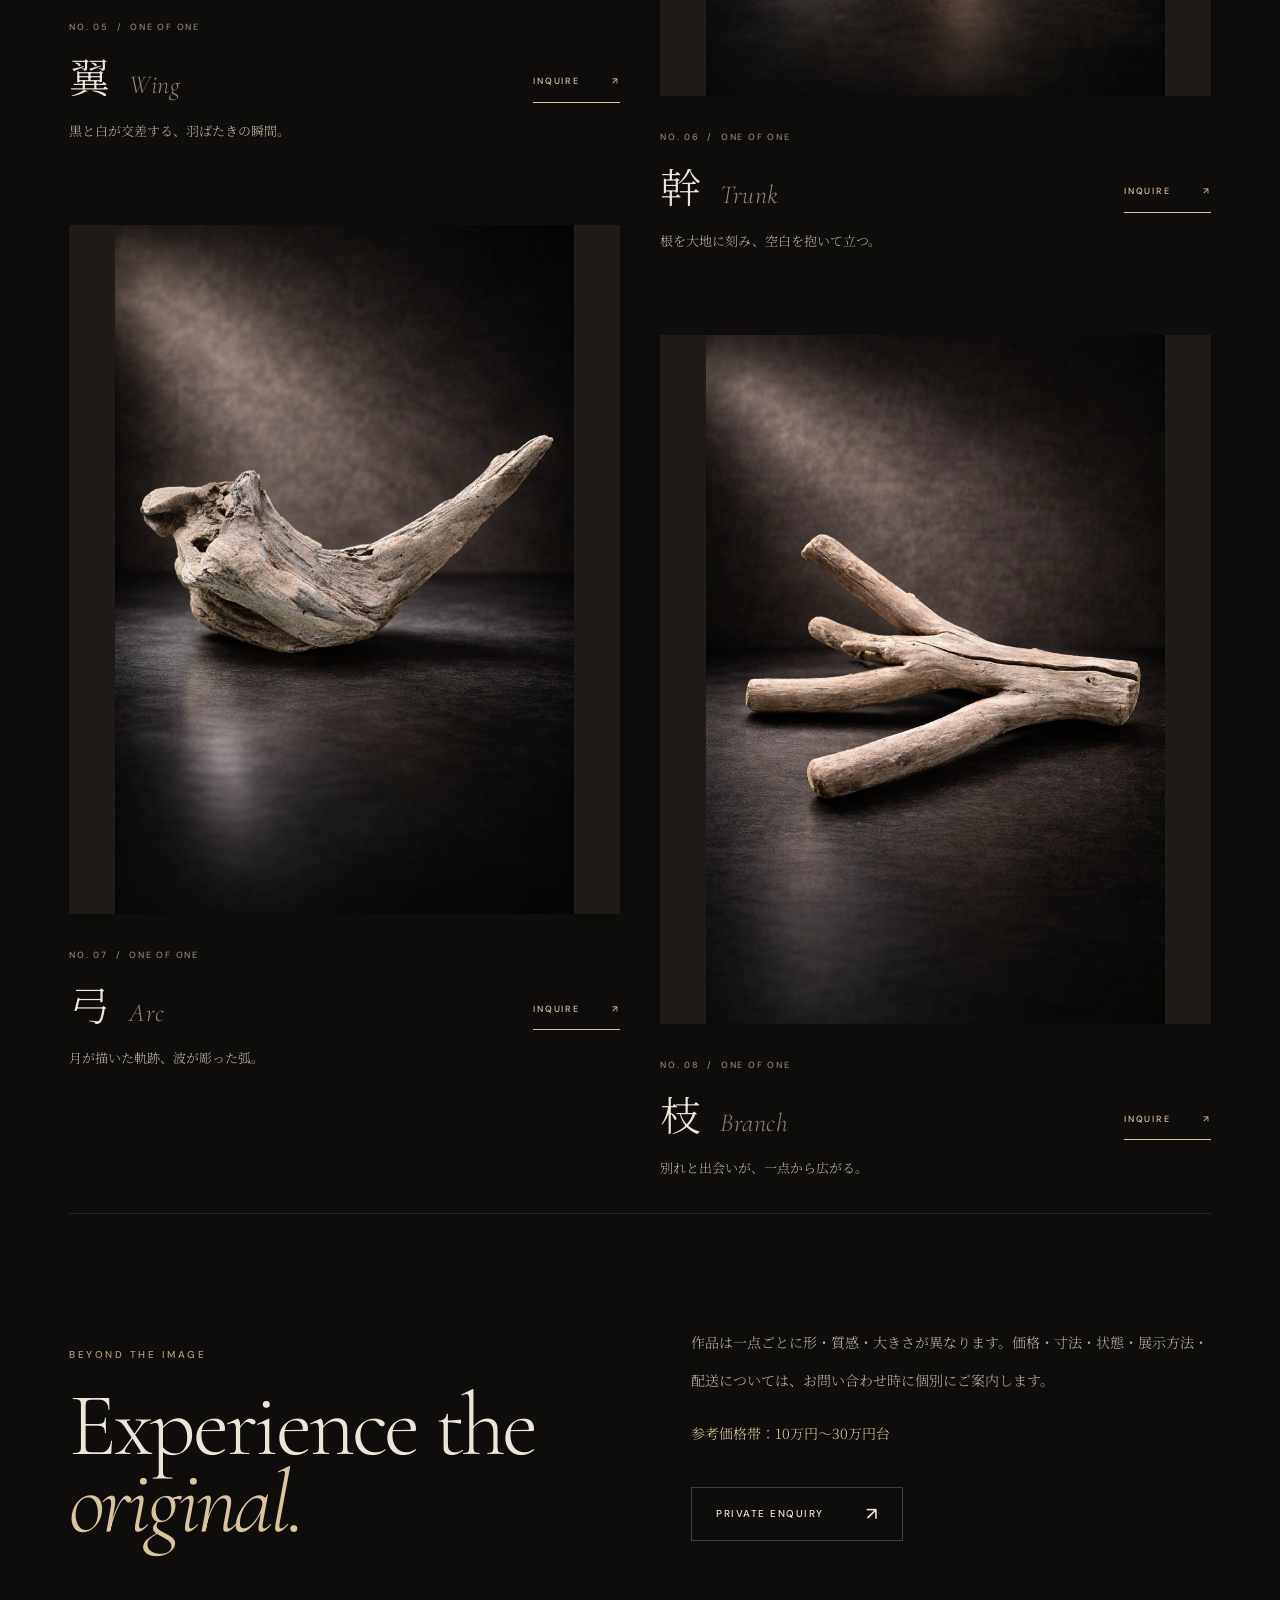
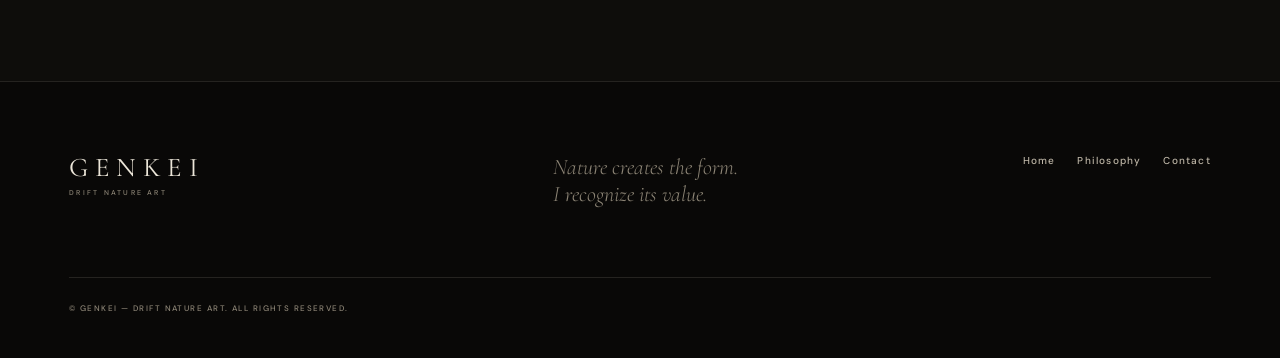
<file: gallery.html>
<!doctype html><html lang="ja" data-genkei-v2="luxury-editorial"><head>
<meta charset="utf-8"><meta name="viewport" content="width=device-width,initial-scale=1">
<title>Collection — GENKEI | Drift Nature Art</title><meta name="description" content="GENKEI流木アート作品集。自然が生んだ一点物の造形8作品。購入や、ホテル・ショップ・レストランへの設置をご相談いただけます。"><meta name="theme-color" content="#0e0d0b">
<link rel="preconnect" href="https://fonts.googleapis.com"><link rel="preconnect" href="https://fonts.gstatic.com" crossorigin><link href="https://fonts.googleapis.com/css2?family=Cormorant+Garamond:ital,wght@0,300;0,400;1,300;1,400&family=DM+Sans:wght@400;500&family=Noto+Serif+JP:wght@300;400&display=swap" rel="stylesheet"><link rel="stylesheet" href="luxury.css"><script src="site.js" defer></script></head>
<body data-page="gallery"><a class="skip-link" href="#main">本文へ移動</a>
<header class="site-header"><a class="brand" href="index.html" aria-label="GENKEI トップページ">GENKEI<span>DRIFT NATURE ART</span></a><button type="button" class="menu-toggle" aria-label="メニューを開く" aria-expanded="false" aria-controls="primary-navigation" data-menu-toggle><span></span><span></span></button><nav class="primary-nav" id="primary-navigation" aria-label="メインナビゲーション"><a href="gallery.html" aria-current="page">COLLECTION</a><a href="index.html#about">PHILOSOPHY</a><a href="index.html#story">STORY</a><a href="index.html#spaces">FOR SPACES</a><a class="nav-cta" href="contact.html" data-open-inquiry>PRIVATE ENQUIRY <span aria-hidden="true">↗</span></a></nav></header>
<main id="main"><section class="page-hero content-width"><div><p class="eyebrow">GENKEI / THE COLLECTION</p><h1>Objects of<br><em>nature.</em></h1></div><div class="page-hero__aside"><span>08 WORKS — 2025</span><p>潮と光、長い時間が生み出した、いずれも一点物の造形。似た形はあっても、同じ存在はありません。気になる作品は、各作品の「INQUIRE」から直接お問い合わせいただけます。</p></div></section>
<section class="gallery-collection" aria-label="作品一覧"><div class="gallery-notice content-width"><span>THE COLLECTION / 01—08</span><span>EVERY FORM IS UNIQUE</span></div><div class="gallery-grid content-width"><article class="art-card" id="work-01">
      <a href="contact.html?work=01" class="art-card__image" data-open-inquiry data-work="01" aria-label="棟 / Ridge について問い合わせる">
        <img src="assets/works/01-ridge.jpg" alt="流木アート作品「棟」 / Ridge" srcset="assets/works/01-ridge-720.jpg 720w, assets/works/01-ridge.jpg 1024w" sizes="(max-width: 580px) 100vw, (max-width: 1050px) 50vw, 680px" width="1024" height="1536" loading="lazy" decoding="async">
        <span class="art-card__view" aria-hidden="true">ENQUIRE ABOUT THIS WORK <span>↗</span></span>
      </a>
      <div class="art-card__details"><span class="art-card__index">NO. 01 &nbsp;/&nbsp; ONE OF ONE</span>
        <div class="art-card__titleline"><h2>棟<span lang="en">Ridge</span></h2>
        <a href="contact.html?work=01" class="text-link" data-open-inquiry data-work="01" aria-label="棟 について問い合わせる">INQUIRE <span aria-hidden="true">↗</span></a></div>
        <p>天へと向かう裂け目。海が研ぎ澄ませた刃。</p>
      </div>
    </article>
<article class="art-card" id="work-02">
      <a href="contact.html?work=02" class="art-card__image" data-open-inquiry data-work="02" aria-label="臥龍 / Reclining Dragon について問い合わせる">
        <img src="assets/works/02-reclining-dragon.jpg" alt="流木アート作品「臥龍」 / Reclining Dragon" srcset="assets/works/02-reclining-dragon-720.jpg 720w, assets/works/02-reclining-dragon.jpg 1536w" sizes="(max-width: 580px) 100vw, (max-width: 1050px) 50vw, 680px" width="1536" height="1024" loading="lazy" decoding="async">
        <span class="art-card__view" aria-hidden="true">ENQUIRE ABOUT THIS WORK <span>↗</span></span>
      </a>
      <div class="art-card__details"><span class="art-card__index">NO. 02 &nbsp;/&nbsp; ONE OF ONE</span>
        <div class="art-card__titleline"><h2>臥龍<span lang="en">Reclining Dragon</span></h2>
        <a href="contact.html?work=02" class="text-link" data-open-inquiry data-work="02" aria-label="臥龍 について問い合わせる">INQUIRE <span aria-hidden="true">↗</span></a></div>
        <p>潮に横たわり、静かに力を蓄える。</p>
      </div>
    </article>
<article class="art-card" id="work-03">
      <a href="contact.html?work=03" class="art-card__image" data-open-inquiry data-work="03" aria-label="柱 / Pillar について問い合わせる">
        <img src="assets/works/03-pillar.jpg" alt="流木アート作品「柱」 / Pillar" srcset="assets/works/03-pillar-720.jpg 720w, assets/works/03-pillar.jpg 1024w" sizes="(max-width: 580px) 100vw, (max-width: 1050px) 50vw, 680px" width="1024" height="1536" loading="lazy" decoding="async">
        <span class="art-card__view" aria-hidden="true">ENQUIRE ABOUT THIS WORK <span>↗</span></span>
      </a>
      <div class="art-card__details"><span class="art-card__index">NO. 03 &nbsp;/&nbsp; ONE OF ONE</span>
        <div class="art-card__titleline"><h2>柱<span lang="en">Pillar</span></h2>
        <a href="contact.html?work=03" class="text-link" data-open-inquiry data-work="03" aria-label="柱 について問い合わせる">INQUIRE <span aria-hidden="true">↗</span></a></div>
        <p>煙と沈黙の中で、ただ一点に立つ。</p>
      </div>
    </article>
<article class="art-card" id="work-04">
      <a href="contact.html?work=04" class="art-card__image" data-open-inquiry data-work="04" aria-label="走獣 / Running Beast について問い合わせる">
        <img src="assets/works/04-running-beast.jpg" alt="流木アート作品「走獣」 / Running Beast" srcset="assets/works/04-running-beast-720.jpg 720w, assets/works/04-running-beast.jpg 1536w" sizes="(max-width: 580px) 100vw, (max-width: 1050px) 50vw, 680px" width="1536" height="1024" loading="lazy" decoding="async">
        <span class="art-card__view" aria-hidden="true">ENQUIRE ABOUT THIS WORK <span>↗</span></span>
      </a>
      <div class="art-card__details"><span class="art-card__index">NO. 04 &nbsp;/&nbsp; ONE OF ONE</span>
        <div class="art-card__titleline"><h2>走獣<span lang="en">Running Beast</span></h2>
        <a href="contact.html?work=04" class="text-link" data-open-inquiry data-work="04" aria-label="走獣 について問い合わせる">INQUIRE <span aria-hidden="true">↗</span></a></div>
        <p>大地を割り、嵐の先へと駆け抜ける。</p>
      </div>
    </article>
<article class="art-card" id="work-05">
      <a href="contact.html?work=05" class="art-card__image" data-open-inquiry data-work="05" aria-label="翼 / Wing について問い合わせる">
        <img src="assets/works/05-wing.jpg" alt="流木アート作品「翼」 / Wing" srcset="assets/works/05-wing-720.jpg 720w, assets/works/05-wing.jpg 1024w" sizes="(max-width: 580px) 100vw, (max-width: 1050px) 50vw, 680px" width="1024" height="1536" loading="lazy" decoding="async">
        <span class="art-card__view" aria-hidden="true">ENQUIRE ABOUT THIS WORK <span>↗</span></span>
      </a>
      <div class="art-card__details"><span class="art-card__index">NO. 05 &nbsp;/&nbsp; ONE OF ONE</span>
        <div class="art-card__titleline"><h2>翼<span lang="en">Wing</span></h2>
        <a href="contact.html?work=05" class="text-link" data-open-inquiry data-work="05" aria-label="翼 について問い合わせる">INQUIRE <span aria-hidden="true">↗</span></a></div>
        <p>黒と白が交差する、羽ばたきの瞬間。</p>
      </div>
    </article>
<article class="art-card" id="work-06">
      <a href="contact.html?work=06" class="art-card__image" data-open-inquiry data-work="06" aria-label="幹 / Trunk について問い合わせる">
        <img src="assets/works/06-trunk.jpg" alt="流木アート作品「幹」 / Trunk" srcset="assets/works/06-trunk-720.jpg 720w, assets/works/06-trunk.jpg 1024w" sizes="(max-width: 580px) 100vw, (max-width: 1050px) 50vw, 680px" width="1024" height="1536" loading="lazy" decoding="async">
        <span class="art-card__view" aria-hidden="true">ENQUIRE ABOUT THIS WORK <span>↗</span></span>
      </a>
      <div class="art-card__details"><span class="art-card__index">NO. 06 &nbsp;/&nbsp; ONE OF ONE</span>
        <div class="art-card__titleline"><h2>幹<span lang="en">Trunk</span></h2>
        <a href="contact.html?work=06" class="text-link" data-open-inquiry data-work="06" aria-label="幹 について問い合わせる">INQUIRE <span aria-hidden="true">↗</span></a></div>
        <p>根を大地に刻み、空白を抱いて立つ。</p>
      </div>
    </article>
<article class="art-card" id="work-07">
      <a href="contact.html?work=07" class="art-card__image" data-open-inquiry data-work="07" aria-label="弓 / Arc について問い合わせる">
        <img src="assets/works/07-arc.jpg" alt="流木アート作品「弓」 / Arc" srcset="assets/works/07-arc-720.jpg 720w, assets/works/07-arc.jpg 1024w" sizes="(max-width: 580px) 100vw, (max-width: 1050px) 50vw, 680px" width="1024" height="1536" loading="lazy" decoding="async">
        <span class="art-card__view" aria-hidden="true">ENQUIRE ABOUT THIS WORK <span>↗</span></span>
      </a>
      <div class="art-card__details"><span class="art-card__index">NO. 07 &nbsp;/&nbsp; ONE OF ONE</span>
        <div class="art-card__titleline"><h2>弓<span lang="en">Arc</span></h2>
        <a href="contact.html?work=07" class="text-link" data-open-inquiry data-work="07" aria-label="弓 について問い合わせる">INQUIRE <span aria-hidden="true">↗</span></a></div>
        <p>月が描いた軌跡、波が彫った弧。</p>
      </div>
    </article>
<article class="art-card" id="work-08">
      <a href="contact.html?work=08" class="art-card__image" data-open-inquiry data-work="08" aria-label="枝 / Branch について問い合わせる">
        <img src="assets/works/08-branch.jpg" alt="流木アート作品「枝」 / Branch" srcset="assets/works/08-branch-720.jpg 720w, assets/works/08-branch.jpg 1024w" sizes="(max-width: 580px) 100vw, (max-width: 1050px) 50vw, 680px" width="1024" height="1536" loading="lazy" decoding="async">
        <span class="art-card__view" aria-hidden="true">ENQUIRE ABOUT THIS WORK <span>↗</span></span>
      </a>
      <div class="art-card__details"><span class="art-card__index">NO. 08 &nbsp;/&nbsp; ONE OF ONE</span>
        <div class="art-card__titleline"><h2>枝<span lang="en">Branch</span></h2>
        <a href="contact.html?work=08" class="text-link" data-open-inquiry data-work="08" aria-label="枝 について問い合わせる">INQUIRE <span aria-hidden="true">↗</span></a></div>
        <p>別れと出会いが、一点から広がる。</p>
      </div>
    </article></div></section>
<section class="gallery-after content-width"><div><p class="eyebrow">BEYOND THE IMAGE</p><h2>Experience the<br><em>original.</em></h2></div><div class="gallery-after__body"><p>作品は一点ごとに形・質感・大きさが異なります。価格・寸法・状態・展示方法・配送については、お問い合わせ時に個別にご案内します。</p><p class="gallery-after__price">参考価格帯：10万円〜30万円台</p><a class="button button--outline" href="contact.html" data-open-inquiry>PRIVATE ENQUIRY <span aria-hidden="true">↗</span></a></div></section>
</main><footer class="site-footer"><div class="content-width footer-grid"><a class="footer-brand" href="index.html">GENKEI<span>DRIFT NATURE ART</span></a><p>Nature creates the form.<br>I recognize its value.</p><nav aria-label="フッターナビゲーション"><a href="index.html">Home</a><a href="index.html#about">Philosophy</a><a href="contact.html">Contact</a></nav><span class="copyright">© GENKEI — Drift Nature Art. All rights reserved.</span></div></footer><dialog id="inquiry-dialog" class="inquiry-dialog" aria-labelledby="inquiry-title" aria-describedby="inquiry-intro">
  <div class="dialog-top"><span class="eyebrow">PRIVATE ENQUIRY / お問い合わせ</span><button class="dialog-close" type="button" data-close-inquiry aria-label="閉じる">×</button></div>
  <h2 id="inquiry-title">Begin a conversation<span>作品との出会いについて</span></h2>
  <p id="inquiry-intro" class="dialog-intro">作品のご購入、ホテル・店舗・飲食店での展示など、お気軽にご相談ください。</p>
  <form id="inquiry-form" novalidate>
    <div class="field-grid">
      <label>お名前 <span>NAME *</span><input name="name" type="text" autocomplete="name" maxlength="100" required placeholder="お名前"></label>
      <label>ご返信先メールアドレス <span>YOUR EMAIL *</span><input name="email" type="email" autocomplete="email" maxlength="254" required placeholder="you@example.com"></label>
    </div>
    <div class="field-grid">
      <label>ご相談内容 <span>INTEREST</span><select name="interest">
        <option value="作品の購入相談">作品の購入</option>
        <option value="住宅・個人コレクション">住宅・個人コレクション</option>
        <option value="ホテル・宿泊施設への導入">ホテル・宿泊施設</option>
        <option value="アパレル・ショップへの導入">アパレル・ショップ</option>
        <option value="飲食店への導入">飲食店</option>
        <option value="取材・コラボレーション">取材・コラボレーション</option>
        <option value="その他">その他</option>
      </select></label>
      <label>作品 <span>ARTWORK</span><select name="work"><option value="">未定 / 相談して決めたい</option><option value="01">No. 01 — 棟 / Ridge</option>
<option value="02">No. 02 — 臥龍 / Reclining Dragon</option>
<option value="03">No. 03 — 柱 / Pillar</option>
<option value="04">No. 04 — 走獣 / Running Beast</option>
<option value="05">No. 05 — 翼 / Wing</option>
<option value="06">No. 06 — 幹 / Trunk</option>
<option value="07">No. 07 — 弓 / Arc</option>
<option value="08">No. 08 — 枝 / Branch</option></select></label>
    </div>
    <label>メッセージ <span>MESSAGE *</span><textarea name="message" rows="4" maxlength="5000" required placeholder="ご希望の作品、設置予定の空間、時期などをお知らせください。"></textarea></label>
    <input class="hp-field" type="text" name="_gotcha" tabindex="-1" autocomplete="off" aria-hidden="true">
    <p class="form-notice" data-notice-mail>送信ボタンを押すと、入力内容を引き継いだメールアプリが開きます。メールアプリで送信すると完了です。</p>
    <p class="form-notice" data-notice-direct hidden>送信ボタンを押すと、このページから直接送信されます。</p>
    <p id="inquiry-status" class="form-status" role="status" aria-live="polite"></p>
    <button class="button button--light form-submit" type="submit"><span data-label-mail>メールアプリで送信</span><span data-label-direct hidden>送信する</span> <span aria-hidden="true">↗</span></button>
  </form>
</dialog>

</body></html>
</file>
<file: luxury.css>
/* GENKEI v2.0 — dark gallery editorial. Accessible, responsive, zero framework. */
:root{
  --bg:#0e0d0b;          /* page */
  --bg-2:#141310;        /* alternate section */
  --bg-3:#1b1915;        /* raised panel */
  --frame:#1f1b17;       /* photo mat, close to the studio backdrops */
  --line:rgba(233,227,214,.12);
  --line-strong:rgba(233,227,214,.24);
  --text:#ece6d9;
  --text-2:#bdb5a6;      /* body copy */
  --text-3:#8d8576;      /* meta */
  --accent:#b89a72;      /* brass */
  --accent-2:#d9c4a0;
  --light:#efeae0;
  --serif:'Cormorant Garamond',Georgia,serif;
  --jp:'Noto Serif JP','Hiragino Mincho ProN',serif;
  --sans:'DM Sans','Helvetica Neue',Arial,sans-serif;
  --side:clamp(20px,5.4vw,100px);
  --header:88px;
}
*,*::before,*::after{box-sizing:border-box}
html{scroll-behavior:smooth;scroll-padding-top:var(--header);color-scheme:dark}
body{margin:0;background:var(--bg);color:var(--text);font-family:var(--jp);font-weight:300;-webkit-font-smoothing:antialiased;overflow-x:hidden}
body.dialog-open{overflow:hidden}
a{color:inherit}
button,input,select,textarea{font:inherit}
button{cursor:pointer}
img{display:block;max-width:100%;height:auto}
h1,h2,h3,p,blockquote,ul,ol{margin:0}
ul,ol{padding:0;list-style:none}
h1,h2,h3{font-weight:300}
[hidden]{display:none!important}
::selection{background:#6e5b43;color:#fff}
:focus-visible{outline:2px solid var(--accent);outline-offset:4px}
.skip-link{position:fixed;top:-100px;left:15px;background:var(--light);color:#000;padding:12px 20px;z-index:4000}
.skip-link:focus{top:10px}
.content-width{width:min(100% - var(--side)*2,1440px);margin-inline:auto}
.section-pad{padding-block:clamp(90px,11vw,180px)}
.eyebrow,.overline,.fine-meta{font:500 10px/1.5 var(--sans);letter-spacing:.25em;text-transform:uppercase}
.eyebrow{color:var(--accent)}
em{font-style:italic}

/* Links & buttons */
.text-link{display:inline-flex;gap:32px;align-items:center;justify-content:space-between;text-decoration:none;border-bottom:1px solid currentColor;padding:0 0 13px;font:500 10px/1.6 var(--sans);letter-spacing:.21em;color:var(--accent-2);transition:gap .3s,color .3s}
.text-link:hover{gap:48px;color:var(--text)}
.button{display:inline-flex;align-items:center;justify-content:space-between;gap:42px;min-height:54px;text-align:left;padding:17px 24px;text-decoration:none;border:1px solid currentColor;font:500 10px/1.6 var(--sans);letter-spacing:.15em;text-transform:uppercase;transition:background .25s,color .25s,border-color .25s;max-width:100%;background:transparent}
.button>span[aria-hidden]{font-size:18px;line-height:1}
.button--line,.button--outline{color:var(--text);border-color:var(--line-strong)}
.button--line:hover,.button--outline:hover{background:var(--light);border-color:var(--light);color:#14120f}
.button--light{background:var(--light);color:#14120f;border-color:var(--light)}
.button--light:hover{background:transparent;color:var(--light)}
.button:disabled{opacity:.5;cursor:progress}

/* Header */
.site-header{position:sticky;top:0;height:var(--header);background:rgba(14,13,11,.88);-webkit-backdrop-filter:blur(12px);backdrop-filter:blur(12px);display:flex;align-items:center;justify-content:space-between;gap:35px;padding:0 var(--side);z-index:500;border-bottom:1px solid var(--line)}
.brand,.footer-brand{font:400 23px/1 var(--serif);letter-spacing:.24em;text-decoration:none;display:inline-flex;flex-direction:column;gap:8px;white-space:nowrap}
.brand span,.footer-brand span{font:500 7px/1 var(--sans);letter-spacing:.32em;color:var(--text-3)}
.primary-nav{display:flex;align-items:center;gap:clamp(22px,2.8vw,50px)}
.primary-nav a{font:500 9px/1.5 var(--sans);letter-spacing:.17em;text-decoration:none;color:var(--text-2);transition:color .3s;white-space:nowrap}
.primary-nav a:hover,.primary-nav a[aria-current=page]{color:var(--accent-2)}
.primary-nav .nav-cta{border:1px solid var(--line-strong);padding:14px 18px;color:var(--text)}
.primary-nav .nav-cta:hover{border-color:var(--accent)}
.nav-cta span{margin-left:16px}
.menu-toggle{display:none;border:0;background:transparent;padding:12px;color:var(--text);width:46px;height:40px}
.menu-toggle span{display:block;height:1px;width:22px;margin:6px auto;background:currentColor;transition:transform .25s}

/* Home: hero */
.hero{position:relative;display:grid;grid-template-columns:40% 60%;min-height:min(920px,calc(100svh - var(--header)));overflow:hidden;isolation:isolate}
.hero::before{content:'';position:absolute;inset:0;z-index:-1;background:radial-gradient(ellipse 55% 62% at 64% 46%,rgba(214,206,190,.08),transparent 72%)}
.hero-copy{position:relative;display:flex;flex-direction:column;justify-content:space-between;padding:40px 6% 48px var(--side);z-index:2}
.hero-topline{display:flex;justify-content:space-between;gap:12px;align-items:flex-start}
.hero-topline .eyebrow{max-width:170px;font-size:9px;line-height:2}
.edition-mark{font:500 9px var(--sans);letter-spacing:.18em;color:var(--text-3)}
.hero-copy__center{margin:40px 0 70px}
.overline{font-size:10px;color:var(--text-3);letter-spacing:.35em;margin-bottom:26px}
.hero h1{font:300 clamp(86px,10vw,170px)/.78 var(--serif);letter-spacing:-.055em;white-space:nowrap}
.hero h1 em{color:var(--accent-2)}
.hero-rule{width:64px;height:1px;background:var(--accent);margin-top:46px}
.hero-jp{font-size:clamp(13px,1.1vw,16px);line-height:2.35;letter-spacing:.14em;margin:24px 0 38px;color:var(--text-2)}
.hero-endline{font:italic 20px/1.3 var(--serif);letter-spacing:.05em;color:var(--text-3)}
.hero-visual{position:absolute;inset:0 0 0 26%;display:flex;align-items:center;justify-content:center;pointer-events:none;z-index:0}
.hero-visual__frame{width:min(112%,calc(min(920px,100svh - var(--header)) * 1.58));flex-shrink:0;aspect-ratio:3/2;margin-top:-4%}
.hero-visual__frame img{width:100%;height:100%;object-fit:cover;filter:grayscale(1) brightness(.74) contrast(1.18);-webkit-mask-image:radial-gradient(ellipse 50% 50% at 50% 50%,#000 28%,rgba(0,0,0,.9) 43%,rgba(0,0,0,.66) 57%,rgba(0,0,0,.38) 69%,rgba(0,0,0,.16) 80%,rgba(0,0,0,.04) 89%,transparent 95%);mask-image:radial-gradient(ellipse 50% 50% at 50% 50%,#000 28%,rgba(0,0,0,.9) 43%,rgba(0,0,0,.66) 57%,rgba(0,0,0,.38) 69%,rgba(0,0,0,.16) 80%,rgba(0,0,0,.04) 89%,transparent 95%);animation:heroReveal 2.8s cubic-bezier(.2,.7,.2,1) both,heroBreath 26s ease-in-out 2.8s infinite alternate}
.hero-caption{position:absolute;right:calc(var(--side) + 36px);bottom:44px;z-index:2;display:flex;gap:28px;align-items:flex-end;text-align:right}
.hero-caption p{display:flex;flex-direction:column;gap:8px;font:300 12px/1.6 var(--jp);letter-spacing:.08em;color:var(--text-2)}
.hero-caption span{font:500 9px var(--sans);letter-spacing:.22em;color:var(--accent-2)}
.hero-caption em{font:italic 300 17px var(--serif);letter-spacing:.04em;color:var(--text-3)}
.hero-caption__status{border-left:1px solid var(--line-strong);padding-left:28px;text-align:left}
.hero-scroll{position:absolute;bottom:0;right:0;z-index:3;writing-mode:vertical-rl;display:flex;align-items:center;gap:14px;text-decoration:none;font:500 8px var(--sans);letter-spacing:.3em;color:var(--text-2);padding:22px 16px}
.hero-scroll span{font-size:16px}
@keyframes heroReveal{from{opacity:0;transform:scale(1.08)}to{opacity:1;transform:scale(1)}}
@keyframes heroBreath{to{transform:scale(1.035)}}

/* Home: welcome screen (first visit per session; see inline script in index.html) */
.intro{display:none}
html.has-intro .intro{position:fixed;inset:0;z-index:5000;display:grid;place-items:center;background:radial-gradient(ellipse 60% 52% at 50% 50%,#1c1915 0%,#0b0a08 58%,#060504 100%);color:var(--text);cursor:pointer;animation:introOut .75s cubic-bezier(.76,0,.24,1) 1.3s forwards}
html.intro-done .intro{display:none}
html.has-intro .hero-visual__frame img{animation-delay:1.25s,4.05s}
.intro__inner{display:flex;flex-direction:column;align-items:center;text-align:center;animation:introInnerOut .75s cubic-bezier(.76,0,.24,1) 1.3s forwards}
.intro__line{width:1px;height:clamp(48px,8vh,72px);background:linear-gradient(to bottom,transparent,var(--accent));transform-origin:top;animation:introLine .7s cubic-bezier(.2,.7,.2,1) both}
.intro__jp{font:200 clamp(46px,6.4vw,78px)/1 var(--jp);letter-spacing:.32em;padding-left:.32em;margin-top:30px;animation:introBlur .95s cubic-bezier(.2,.7,.2,1) .12s both}
.intro__en{font:400 clamp(14px,1.5vw,19px)/1 var(--serif);letter-spacing:.62em;padding-left:.62em;margin-top:24px;color:var(--accent-2);animation:introSpace 1.05s cubic-bezier(.2,.7,.2,1) .3s both}
.intro__tag{font:italic 300 clamp(14px,1.3vw,17px)/1 var(--serif);letter-spacing:.06em;color:var(--text-3);margin-top:32px;animation:introFade .7s ease .62s both}
.intro__mark{position:absolute;bottom:clamp(28px,5vh,48px);left:0;right:0;text-align:center;font:500 8px var(--sans);letter-spacing:.42em;color:var(--text-3);animation:introFade .7s ease .5s both}
html.has-intro .intro.intro--skip{animation:introSkip .35s ease forwards}
@keyframes introLine{from{transform:scaleY(0)}to{transform:scaleY(1)}}
@keyframes introBlur{from{opacity:0;filter:blur(14px);transform:scale(1.08)}to{opacity:1;filter:blur(0);transform:none}}
@keyframes introSpace{from{opacity:0;letter-spacing:1.3em}to{opacity:1;letter-spacing:.62em}}
@keyframes introFade{from{opacity:0;transform:translateY(8px)}to{opacity:1;transform:none}}
@keyframes introInnerOut{to{opacity:0;transform:translateY(-36px)}}
@keyframes introOut{from{clip-path:inset(0 0 0 0)}to{clip-path:inset(0 0 100% 0);visibility:hidden}}
@keyframes introSkip{to{opacity:0;visibility:hidden}}

/* Home: manifesto & coast */
.manifesto{padding-block:clamp(90px,10vw,150px)}
.manifesto-grid{display:grid;grid-template-columns:45% 1fr;gap:7%;margin-top:30px}
.manifesto-kicker{font:300 clamp(68px,8vw,134px)/.86 var(--serif);letter-spacing:-.045em}
.manifesto-kicker em{color:var(--accent-2)}
.manifesto-grid>div{padding-top:20px;max-width:540px}
.manifesto h2{font-size:clamp(22px,2.3vw,34px);line-height:1.9;letter-spacing:.07em;margin-bottom:28px}
.manifesto-grid>div>p{font-size:14px;line-height:2.7;color:var(--text-2);margin-bottom:38px}
.coast-interlude{position:relative;min-height:clamp(380px,46vw,700px);overflow:hidden;background:#222}
.coast-interlude img{position:absolute;inset:0;width:100%;height:100%;object-fit:cover;filter:grayscale(1) brightness(.62) contrast(1.05)}
.coast-interlude::after{content:'';position:absolute;inset:0;background:linear-gradient(to right,rgba(0,0,0,.45),transparent 70%),linear-gradient(to bottom,var(--bg),transparent 14%,transparent 86%,var(--bg))}
.coast-caption{position:absolute;left:var(--side);bottom:12%;z-index:1;color:var(--text)}
.coast-caption>span{font:500 10px var(--sans);letter-spacing:.28em;color:var(--accent-2)}
.coast-caption p{font:italic 300 clamp(32px,4vw,64px)/1.12 var(--serif);margin-top:22px}

/* Home: collection preview */
.section-heading{display:flex;justify-content:space-between;align-items:flex-end;gap:12%;margin-bottom:65px}
.section-heading h2,.spaces-head h2,.closing-cta h2,.gallery-after h2{font:300 clamp(60px,7vw,116px)/.86 var(--serif);letter-spacing:-.035em;margin-top:25px}
.section-heading h2 em,.spaces-head h2 em,.closing-cta h2 em,.gallery-after h2 em,.page-hero h1 em,.contact-hero h1 em,.contact-method h2 em{color:var(--accent-2)}
.section-aside{max-width:320px}
.section-aside p{font-size:14px;line-height:2.5;color:var(--text-2);margin-bottom:32px}
.selection-grid{display:grid;grid-template-columns:repeat(3,minmax(0,1fr));gap:28px}
.selection-card{display:block;text-decoration:none;min-width:0}
.selection-card__photo{display:block;aspect-ratio:4/5;background:var(--frame);overflow:hidden}
.selection-card__photo img{height:100%;width:100%;object-fit:contain;transition:transform .9s ease}
.selection-card:hover img{transform:scale(1.04)}
.selection-card__meta{display:flex;justify-content:space-between;gap:10px;border-bottom:1px solid var(--line);padding:22px 0 13px;font:500 9px var(--sans);letter-spacing:.17em;color:var(--text-3)}
.selection-card__meta span{color:var(--accent)}
.selection-card strong{display:flex;align-items:baseline;gap:14px;margin-top:16px;font-size:22px;font-weight:300}
.selection-card em{font:italic 300 23px var(--serif);color:var(--text-3)}
.collection-foot{display:flex;justify-content:space-between;align-items:center;gap:30px;margin-top:72px;border-top:1px solid var(--line);padding-top:35px}
.collection-foot>span{font:500 9px var(--sans);letter-spacing:.2em;color:var(--text-3)}

/* Original ABOUT (verbatim) */
.original-philosophy{background:var(--bg-2);padding:clamp(90px,10vw,150px) 0;border-block:1px solid var(--line)}
.section-label{font:500 10px/1.5 var(--sans);letter-spacing:.3em;color:var(--accent);margin-bottom:32px}
.about-grid{display:grid;grid-template-columns:45% 1fr;gap:10%}
.about-heading{font-size:clamp(32px,4vw,64px);font-weight:300;line-height:1.55;letter-spacing:.1em}
.about-heading em{font-style:normal;color:var(--accent-2)}
.about-body{max-width:650px}
.about-body p{font-size:15px;line-height:2.7;letter-spacing:.06em;color:var(--text-2);margin-bottom:26px}

/* Featured */

/* Original STORY (verbatim) */
.story-section{background:var(--bg-2);border-block:1px solid var(--line)}
.story-section__head{display:flex;justify-content:space-between;gap:20px;border-bottom:1px solid var(--line);margin-bottom:65px;padding-bottom:30px}
.story-section__head>p{font:500 9px var(--sans);letter-spacing:.24em;color:var(--text-3)}
.story-section #story>.section-label{display:none}
.story-intro{font-size:clamp(24px,3.6vw,52px);line-height:1.7;letter-spacing:.06em;margin-bottom:85px}
.chapter{display:grid;grid-template-columns:10% 31% 1fr;gap:4%;padding:48px 0;border-top:1px solid var(--line)}
.ch-num{font:400 15px var(--serif);color:var(--accent)}
.ch-title{font-size:clamp(19px,2vw,27px);line-height:1.8;color:var(--accent-2)}
.ch-body{font-size:14px;line-height:2.8;color:var(--text-2);max-width:680px}
.pull-quote{margin-top:80px;padding:70px 0 0 20%;border-top:1px solid var(--line)}
.pull-quote blockquote{font-size:clamp(15px,1.6vw,22px);line-height:2.4;letter-spacing:.13em}
.closing-story{margin-top:80px;padding:70px 0 0 20%;border-top:1px solid var(--line)}
.cta-text{font-size:clamp(14px,1.3vw,18px);line-height:2.6;letter-spacing:.1em;color:var(--text-2)}

/* Spaces & acquisition */
.spaces-head{max-width:910px}
.spaces-head>p:last-child{font-size:15px;color:var(--text-2);line-height:2.1;margin-top:35px}
.space-list{margin-top:90px;border-top:1px solid var(--line)}
.space-list a{display:grid;grid-template-columns:9% 1fr 38% 40px;align-items:center;gap:4%;border-bottom:1px solid var(--line);padding:30px 0;text-decoration:none;transition:background .3s,padding .3s}
.space-list a:hover{background:var(--bg-3);padding-inline:20px}
.space-list span{font:italic 27px var(--serif);color:var(--accent)}
.space-list h3{font:400 clamp(17px,2vw,27px) var(--serif);letter-spacing:.05em}
.space-list p{font-size:12px;color:var(--text-2);letter-spacing:.05em;line-height:1.9}
.space-list i{font-style:normal;color:var(--accent-2);justify-self:end}
.acquire{display:grid;grid-template-columns:34% 1fr;gap:8%;margin-top:100px;padding:clamp(32px,4.5vw,64px);background:var(--bg-3);border:1px solid var(--line)}
.acquire__range{font:300 clamp(46px,5vw,76px)/1 var(--serif);margin:26px 0 22px;letter-spacing:-.01em;white-space:nowrap}
.acquire__range small{font:300 .32em var(--jp);letter-spacing:.08em;margin-left:4px}
.acquire__range span{color:var(--accent);margin:0 .2em}
.acquire__note{font-size:12px;line-height:2.1;color:var(--text-2)}
.acquire__steps{display:grid;grid-template-columns:repeat(3,1fr);gap:28px}
.acquire__steps li{border-top:1px solid var(--line-strong);padding-top:22px}
.acquire__steps span{font:italic 22px var(--serif);color:var(--accent)}
.acquire__steps h3{font-size:16px;letter-spacing:.08em;margin:14px 0 12px}
.acquire__steps p{font-size:12px;line-height:2.1;color:var(--text-2)}
.spaces-bottom{display:flex;align-items:center;justify-content:space-between;gap:25px;margin-top:45px}
.spaces-bottom p{font-size:13px;line-height:2;color:var(--text-2)}

/* Closing */
.closing-cta{background:var(--bg-2);border-top:1px solid var(--line)}
.closing-grid{display:grid;grid-template-columns:1fr 320px;gap:10%;align-items:end}
.closing-grid p:not(.eyebrow){font-size:14px;line-height:2.5;margin-top:38px;color:var(--text-2)}
.closing-actions{display:flex;flex-direction:column;gap:16px}

/* Gallery */
.page-hero{padding:clamp(80px,10vw,140px) 0 80px;display:flex;justify-content:space-between;gap:10%;align-items:end}
.page-hero h1,.contact-hero h1{font:300 clamp(86px,10vw,168px)/.84 var(--serif);letter-spacing:-.055em;margin-top:30px}
.page-hero__aside{max-width:360px;padding-bottom:10px}
.page-hero__aside span{font:500 10px var(--sans);letter-spacing:.17em;color:var(--accent)}
.page-hero__aside p{font-size:14px;line-height:2.6;color:var(--text-2);margin-top:24px}
.gallery-notice{display:flex;justify-content:space-between;gap:15px;border-top:1px solid var(--line);padding:24px 0 50px;font:500 9px var(--sans);letter-spacing:.25em;color:var(--text-3)}
.gallery-grid{display:grid;grid-template-columns:repeat(2,minmax(0,1fr));gap:80px 40px;padding-bottom:140px}
.art-card{min-width:0;scroll-margin-top:calc(var(--header) + 24px)}
.art-card:nth-child(even){transform:translateY(110px)}
.art-card__image{position:relative;display:block;width:100%;aspect-ratio:4/5;background:var(--frame);overflow:hidden}
.art-card__image img{width:100%;height:100%;object-fit:contain;transition:transform 1s ease}
.art-card:hover .art-card__image img{transform:scale(1.035)}
.art-card__view{position:absolute;bottom:0;left:0;right:0;padding:22px 25px;color:var(--text);background:linear-gradient(transparent,rgba(0,0,0,.65));display:flex;justify-content:space-between;gap:12px;font:500 9px var(--sans);letter-spacing:.18em;opacity:0;transition:opacity .4s}
.art-card__image:hover .art-card__view,.art-card__image:focus-visible .art-card__view{opacity:1}
@media(hover:none){.art-card__view{opacity:1}}
.art-card__view span{font-size:17px}
.art-card__details{padding-top:26px}
.art-card__index{font:500 9px var(--sans);letter-spacing:.2em;color:var(--text-3)}
.art-card__titleline{display:flex;justify-content:space-between;align-items:end;gap:15px;margin:14px 0}
.art-card__titleline h2{font-size:clamp(26px,3.2vw,42px);line-height:1.3;letter-spacing:.08em}
.art-card__titleline h2 span{font:italic 300 26px var(--serif);color:var(--text-3);padding-left:16px;letter-spacing:.02em}
.art-card__details>p{font-size:13px;color:var(--text-2);line-height:2.2}
.art-card .text-link{flex-shrink:0;font-size:9px}
.gallery-after{padding:110px 0 140px;border-top:1px solid var(--line);display:grid;grid-template-columns:1fr 1fr;gap:9%;align-items:end}
.gallery-after__body>p{font-size:14px;line-height:2.7;color:var(--text-2)}
.gallery-after__price{color:var(--accent-2)!important;margin:16px 0 34px}

/* Contact */
.contact-hero{padding:clamp(80px,10vw,160px) 0 90px;display:flex;justify-content:space-between;align-items:end;gap:50px;border-bottom:1px solid var(--line)}
.contact-hero h1{font-size:clamp(72px,9vw,146px)}
.contact-hero>div>p:last-child{font-size:14px;line-height:2.7;margin-top:45px;color:var(--text-2)}
.contact-symbol{font:200 clamp(180px,24vw,400px)/.9 var(--jp);color:rgba(233,227,214,.06);user-select:none}
.contact-options{display:grid;grid-template-columns:1fr 1fr;gap:28px;padding:90px 0 140px}
.contact-method{padding:clamp(28px,4vw,64px);background:var(--bg-3);border:1px solid var(--line);min-height:560px;display:flex;flex-direction:column;align-items:start}
.contact-method__top{display:flex;justify-content:space-between;width:100%;font:500 10px var(--sans);letter-spacing:.2em;color:var(--text-3)}
.small-arrow{font-size:22px;color:var(--accent)}
.contact-method h2{font:300 clamp(54px,6.2vw,94px)/.9 var(--serif);letter-spacing:-.04em;margin:72px 0 32px}
.contact-method>p{font-size:14px;line-height:2.5;color:var(--text-2);max-width:420px}
.contact-method>.button{margin-top:42px}
.qr-note{display:flex;gap:20px;align-items:center;margin-top:auto;padding-top:30px}
.qr-note img{width:104px;height:104px;object-fit:cover;background:#fff;padding:6px}
.qr-note span{font:500 9px/2 var(--sans);letter-spacing:.14em;color:var(--text-3)}
.contact-footnote{border-top:1px solid var(--line);padding:80px 0 140px;text-align:center}
.contact-footnote>p{font-size:clamp(18px,2.5vw,30px);line-height:2.1;margin:0 0 45px}
.contact-footnote .text-link{margin-inline:auto}

/* Footer */
.site-footer{background:#090807;color:var(--text-2);padding:72px 0 45px;border-top:1px solid var(--line)}
.footer-grid{display:grid;grid-template-columns:1.4fr 1fr 1fr;column-gap:7%;row-gap:70px}
.footer-brand{font-size:27px;align-self:start;color:var(--text)}
.footer-grid>p{font:italic 300 22px/1.2 var(--serif);color:var(--text-3)}
.footer-grid nav{display:flex;gap:22px;flex-wrap:wrap;justify-content:flex-end}
.footer-grid nav a{font:500 10px var(--sans);letter-spacing:.12em;text-decoration:none;color:var(--text-2)}
.footer-grid nav a:hover{color:var(--accent-2)}
.copyright{grid-column:1/-1;border-top:1px solid var(--line);padding-top:25px;font:500 8px var(--sans);letter-spacing:.18em;color:var(--text-3);text-transform:uppercase}

/* Message box */
.inquiry-dialog{width:min(780px,calc(100vw - 24px));max-height:min(92svh,960px);overflow:auto;border:1px solid var(--line-strong);padding:clamp(24px,5vw,56px);background:var(--bg-3);color:var(--text);box-shadow:0 30px 120px rgba(0,0,0,.6)}
.inquiry-dialog::backdrop{background:rgba(5,5,4,.78);-webkit-backdrop-filter:blur(4px);backdrop-filter:blur(4px)}
.dialog-top{display:flex;justify-content:space-between;align-items:center;gap:16px}
.dialog-close{background:none;border:1px solid var(--line-strong);width:40px;height:40px;line-height:1;font-size:22px;color:var(--text);flex-shrink:0}
.dialog-close:hover{border-color:var(--accent)}
.inquiry-dialog h2{font:300 clamp(44px,6vw,76px)/.92 var(--serif);margin:30px 0 22px}
.inquiry-dialog h2 span{display:block;font:300 16px/1.6 var(--jp);letter-spacing:.06em;margin-top:16px;color:var(--text-2)}
.dialog-intro{font-size:13px;line-height:2.2;color:var(--text-2);margin-bottom:28px}
.inquiry-dialog form>label{display:block;margin-top:20px}
.field-grid{display:grid;grid-template-columns:1fr 1fr;gap:20px;margin-bottom:20px}
.inquiry-dialog label{font:400 12px/1.6 var(--jp);color:var(--text)}
.inquiry-dialog label span{font:500 9px var(--sans);letter-spacing:.14em;color:var(--accent);margin-left:8px}
.inquiry-dialog input,.inquiry-dialog select,.inquiry-dialog textarea{display:block;width:100%;border:1px solid var(--line-strong);border-radius:0;background:#0f0e0c;color:var(--text);padding:13px 14px;font:400 16px/1.5 var(--sans);margin-top:8px}
.inquiry-dialog input::placeholder,.inquiry-dialog textarea::placeholder{color:#6f685c}
.inquiry-dialog input:focus,.inquiry-dialog select:focus,.inquiry-dialog textarea:focus{border-color:var(--accent);outline:none}
.inquiry-dialog textarea{resize:vertical;min-height:120px}
.hp-field{position:absolute!important;left:-9999px!important;width:1px!important;height:1px!important;opacity:0}
.form-notice{font:400 11px/1.95 var(--jp);color:var(--text-3);margin-top:22px}
.form-status{font:400 13px/1.8 var(--jp);color:var(--accent-2);min-height:12px;margin-top:12px}
.form-submit{margin-top:12px;width:100%}

/* Tablet */
@media(max-width:1050px){
  :root{--header:76px}
  .primary-nav{gap:20px}
  .primary-nav a{font-size:8px}
  .hero{grid-template-columns:46% 54%;min-height:720px}
  .hero h1{font-size:clamp(78px,10vw,120px)}
  .hero-visual{left:30%}
  .section-heading h2,.spaces-head h2{font-size:76px}
  .gallery-grid{gap:60px 26px}
  .acquire{grid-template-columns:1fr;gap:50px}
  .space-list a{grid-template-columns:9% 1fr 40% 30px}
}
@media(max-width:860px){
  :root{--side:24px;--header:68px}
  .brand{font-size:21px}
  .menu-toggle{display:block;z-index:4}
  .primary-nav{display:none;position:absolute;top:var(--header);left:0;right:0;background:var(--bg);padding:20px var(--side) 32px;flex-direction:column;align-items:stretch;border-bottom:1px solid var(--line);gap:0}
  .primary-nav.is-open{display:flex}
  .primary-nav a{font-size:12px;padding:17px 0;border-bottom:1px solid var(--line)}
  .primary-nav .nav-cta{margin-top:24px;text-align:center;padding:17px}
  .menu-toggle[aria-expanded=true] span:first-child{transform:translateY(3.5px) rotate(45deg)}
  .menu-toggle[aria-expanded=true] span:last-child{transform:translateY(-3.5px) rotate(-45deg)}
  .hero{display:flex;flex-direction:column;min-height:0}
  .hero::before{background:radial-gradient(ellipse 80% 34% at 50% 22%,rgba(214,206,190,.08),transparent 72%)}
  .hero-visual{position:relative;inset:auto;order:-2;padding-top:3vh}
  .hero-visual__frame{width:132vw;max-width:none;flex-shrink:0;margin:0}
  .hero-caption{position:relative;right:auto;bottom:auto;order:-1;margin:-4vw var(--side) 40px;justify-content:space-between;text-align:left;gap:20px}
  .hero-copy{padding:8px var(--side) 56px}
  .hero-topline{display:none}
  .hero-copy__center{margin:0 0 44px}
  .hero h1{font-size:clamp(80px,17vw,140px)}
  .hero-endline{font-size:18px}
  .hero-scroll{display:none}
  .manifesto-grid{grid-template-columns:1fr;gap:32px}
  .manifesto-kicker{font-size:92px}
  .section-heading{align-items:flex-start;flex-direction:column;gap:30px}
  .section-aside{max-width:540px}
  .selection-grid{gap:16px}
  .selection-card__meta{font-size:8px;letter-spacing:.07em}
  .selection-card strong{flex-wrap:wrap;gap:6px;font-size:18px}
  .selection-card em{font-size:18px}
  .about-grid{grid-template-columns:1fr;gap:32px}
  .chapter{grid-template-columns:8% 1fr;gap:3%}
  .ch-body{grid-column:2}
  .pull-quote,.closing-story{padding-left:11%}
  .space-list a{grid-template-columns:12% 1fr 24px;row-gap:6px}
  .space-list p{grid-column:2;grid-row:2}
  .space-list i{grid-column:3;grid-row:1}
  .acquire__steps{grid-template-columns:1fr;gap:20px}
  .spaces-bottom{align-items:flex-start;flex-direction:column}
  .page-hero,.contact-hero{flex-direction:column;align-items:flex-start}
  .page-hero__aside{max-width:560px}
  .contact-symbol{display:none}
  .contact-options{grid-template-columns:1fr;gap:20px}
  .contact-method{min-height:0}
  .closing-grid{grid-template-columns:1fr;gap:50px}
  .closing-actions{max-width:420px}
  .gallery-after{grid-template-columns:1fr;gap:30px}
}
@media(max-width:580px){
  :root{--side:20px}
  .eyebrow{font-size:9px}
  .hero-visual__frame{width:146vw}
  .hero h1{font-size:clamp(72px,21vw,104px)}
  .hero-caption{flex-direction:column;align-items:flex-start;gap:16px}
  .hero-caption__status{border-left:0;padding-left:0;border-top:1px solid var(--line-strong);padding-top:14px}
  .hero-caption em{font-size:15px}
  .button{gap:20px}
  .manifesto-kicker{font-size:68px}
  .manifesto h2{font-size:21px}
  .section-pad{padding-block:84px}
  .section-heading h2,.spaces-head h2,.closing-cta h2,.gallery-after h2{font-size:clamp(50px,15vw,64px)}
  .selection-grid{grid-template-columns:1fr;gap:44px}
  .selection-card strong{font-size:22px}
  .selection-card em{font-size:22px}
  .collection-foot{flex-direction:column;align-items:flex-start}
  .about-body p{font-size:14px}
  .story-section__head{flex-direction:column;gap:14px}
  .story-intro{font-size:23px;margin-bottom:50px}
  .chapter{padding:38px 0;grid-template-columns:1fr;gap:14px}
  .ch-body{grid-column:1}
  .ch-title{font-size:19px}
  .pull-quote,.closing-story{padding-left:0;margin-top:56px;padding-top:50px}
  .pull-quote blockquote{font-size:14px;line-height:2.5;letter-spacing:.04em}
  .cta-text{font-size:14px;letter-spacing:.04em}
  .space-list{margin-top:60px}
  .space-list h3{font-size:21px}
  .acquire{margin-top:70px;padding:28px 22px}
  .acquire__range{font-size:44px}
  .page-hero{padding:64px 0 48px}
  .page-hero h1{font-size:clamp(70px,19vw,100px)}
  .gallery-notice{font-size:8px;letter-spacing:.09em;padding-bottom:28px}
  .gallery-grid{grid-template-columns:1fr;gap:64px;padding-bottom:70px}
  .art-card:nth-child(even){transform:none}
  .art-card__image,.selection-card__photo{aspect-ratio:auto}
  .art-card__image img,.selection-card__photo img{height:auto}
  .art-card__titleline h2{font-size:30px}
  .art-card__titleline h2 span{font-size:22px;padding-left:10px}
  .gallery-after{padding:70px 0 90px}
  .contact-hero{padding:64px 0}
  .contact-hero h1{font-size:clamp(62px,17vw,92px)}
  .contact-hero>div>p:last-child br{display:none}
  .contact-options{padding:40px 0 90px}
  .contact-method{padding:32px 24px 40px}
  .contact-method h2{margin:56px 0 24px;font-size:66px}
  .footer-grid{grid-template-columns:1fr;row-gap:28px}
  .footer-grid nav{justify-content:start}
  .copyright{margin-top:30px}
  .field-grid{grid-template-columns:1fr;gap:0;margin-bottom:0}
  .field-grid label{margin-top:18px;display:block}
  .inquiry-dialog{width:calc(100vw - 16px);max-height:94svh;padding:22px 18px}
  .inquiry-dialog h2{font-size:48px}
  .coast-caption p{font-size:36px}
}
@media(prefers-reduced-motion:reduce){html{scroll-behavior:auto}*,*::before,*::after{animation-duration:.01ms!important;transition-duration:.01ms!important}}
</file>
